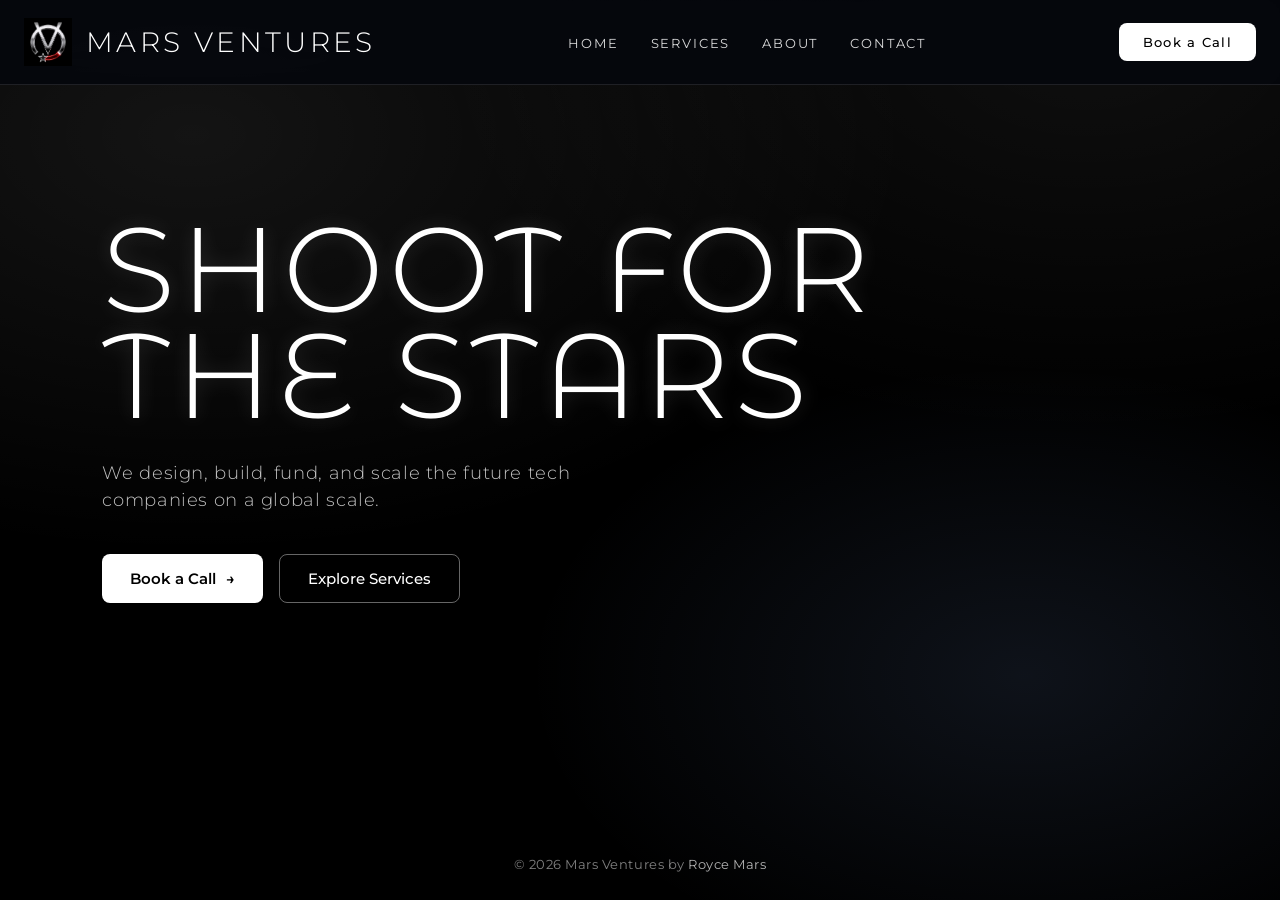
<file: index.html>
<!doctype html>
<html lang="en">

<head>
  <meta charset="utf-8" />
  <meta name="viewport" content="width=device-width,initial-scale=1" />
  <title>Mars Ventures</title>
  <meta name="description" content="Mars Ventures designs, builds, and scales the future of tech on a global scale." />

  <link rel="icon" type="image/png" href="/favicon-96x96.png" sizes="96x96" />
  <link rel="icon" type="image/svg+xml" href="/favicon.svg" />
  <link rel="shortcut icon" href="/favicon.ico" />
  <link rel="apple-touch-icon" sizes="180x180" href="/apple-touch-icon.png" />
  <meta name="apple-mobile-web-app-title" content="Mars" />
  <link rel="manifest" href="/site.webmanifest" />

  <link rel="preconnect" href="https://fonts.googleapis.com">
  <link rel="preconnect" href="https://fonts.gstatic.com" crossorigin>
  <link href="https://fonts.googleapis.com/css2?family=Science+Gothic:wght@300;400;600;800&family=Montserrat:wght@300;400;600&display=swap" rel="stylesheet">
  <link rel="stylesheet" href="assets/css/cursor.css">
  <link rel="stylesheet" href="assets/css/style.css">

  <link rel="preload" href="/assets/png/earth-horizon.png" as="image">
  <link rel="preload" href="/assets/png/stars.png" as="image">
  <link rel="preload" href="/assets/png/mars-league.png" as="image">
  <link rel="preload" href="/assets/png/nebula.png" as="image">
  <link rel="preload" href="/assets/png/mars-horizon.png" as="image">
</head>

<body>
  <div class="space-bg">
    <div class="bg-earth"></div>
    <div class="bg-mars-league"></div>
    <div class="bg-stars"></div>
    <div class="bg-mars-horizon"></div>
    <div class="bg-nebula"></div>
  </div>

  <main class="hero hero--home">
    <div class="stars" aria-hidden="true"></div>
    <div class="stars2" aria-hidden="true"></div>
    <div class="stars3" aria-hidden="true"></div>
    <div class="glow" aria-hidden="true"></div>

    <!-- ==================== MAIN NAV ==================== -->
    <nav class="main-nav">
      <div class="nav-container">
        <a href="index.html" class="logo">
          <img src="assets/png/logo.png" alt="Mars Ventures" />
          <span class="logo-text">Mars Ventures</span>
        </a>

        <ul class="nav-menu">
          <li><a href="index.html">Home</a></li>
          <li><a href="services.html">Services</a></li>
          <li><a href="about.html">About</a></li>
          <li><a href="contact.html">Contact</a></li>
        </ul>

        <a href="contact.html" class="cta-button-nav">Book a Call</a>
      </div>
    </nav>

    <!-- ==================== FULL-SCREEN IMMERSIVE HERO (SpaceX style) ==================== -->
    <section class="hero-fullscreen">
      <div class="hero-content-left">
        <h1 class="hero-headline">
          SHOOT FOR<br>
          THE STARS
        </h1>

        <p class="hero-subtext">
          We design, build, fund, and scale the future tech companies on a global scale.
        </p>

        <div class="hero-ctas">
          <a href="contact.html" class="cta-primary">
            Book a Call
            <span class="arrow">→</span>
          </a>
          <a href="services.html" class="cta-secondary">
            Explore Services
          </a>
        </div>
      </div>
    </section>

    <!-- Minimal footer at bottom of viewport -->
    <footer class="site-footer">
      © <span id="year"></span> Mars Ventures by <a href="https://roycemars.com">Royce Mars</a>
    </footer>
  </main>

  <script>
    document.getElementById("year").textContent = new Date().getFullYear();
  </script>

  <script defer src="assets/js/cursor.js"></script>

  <script>
    // Simple hamburger toggle
    document.querySelector('.main-nav').addEventListener('click', function (e) {
      if (e.target.tagName === 'A' || window.innerWidth > 768) return;
      this.classList.toggle('open');
    });
  </script>
</body>

</html>
</file>
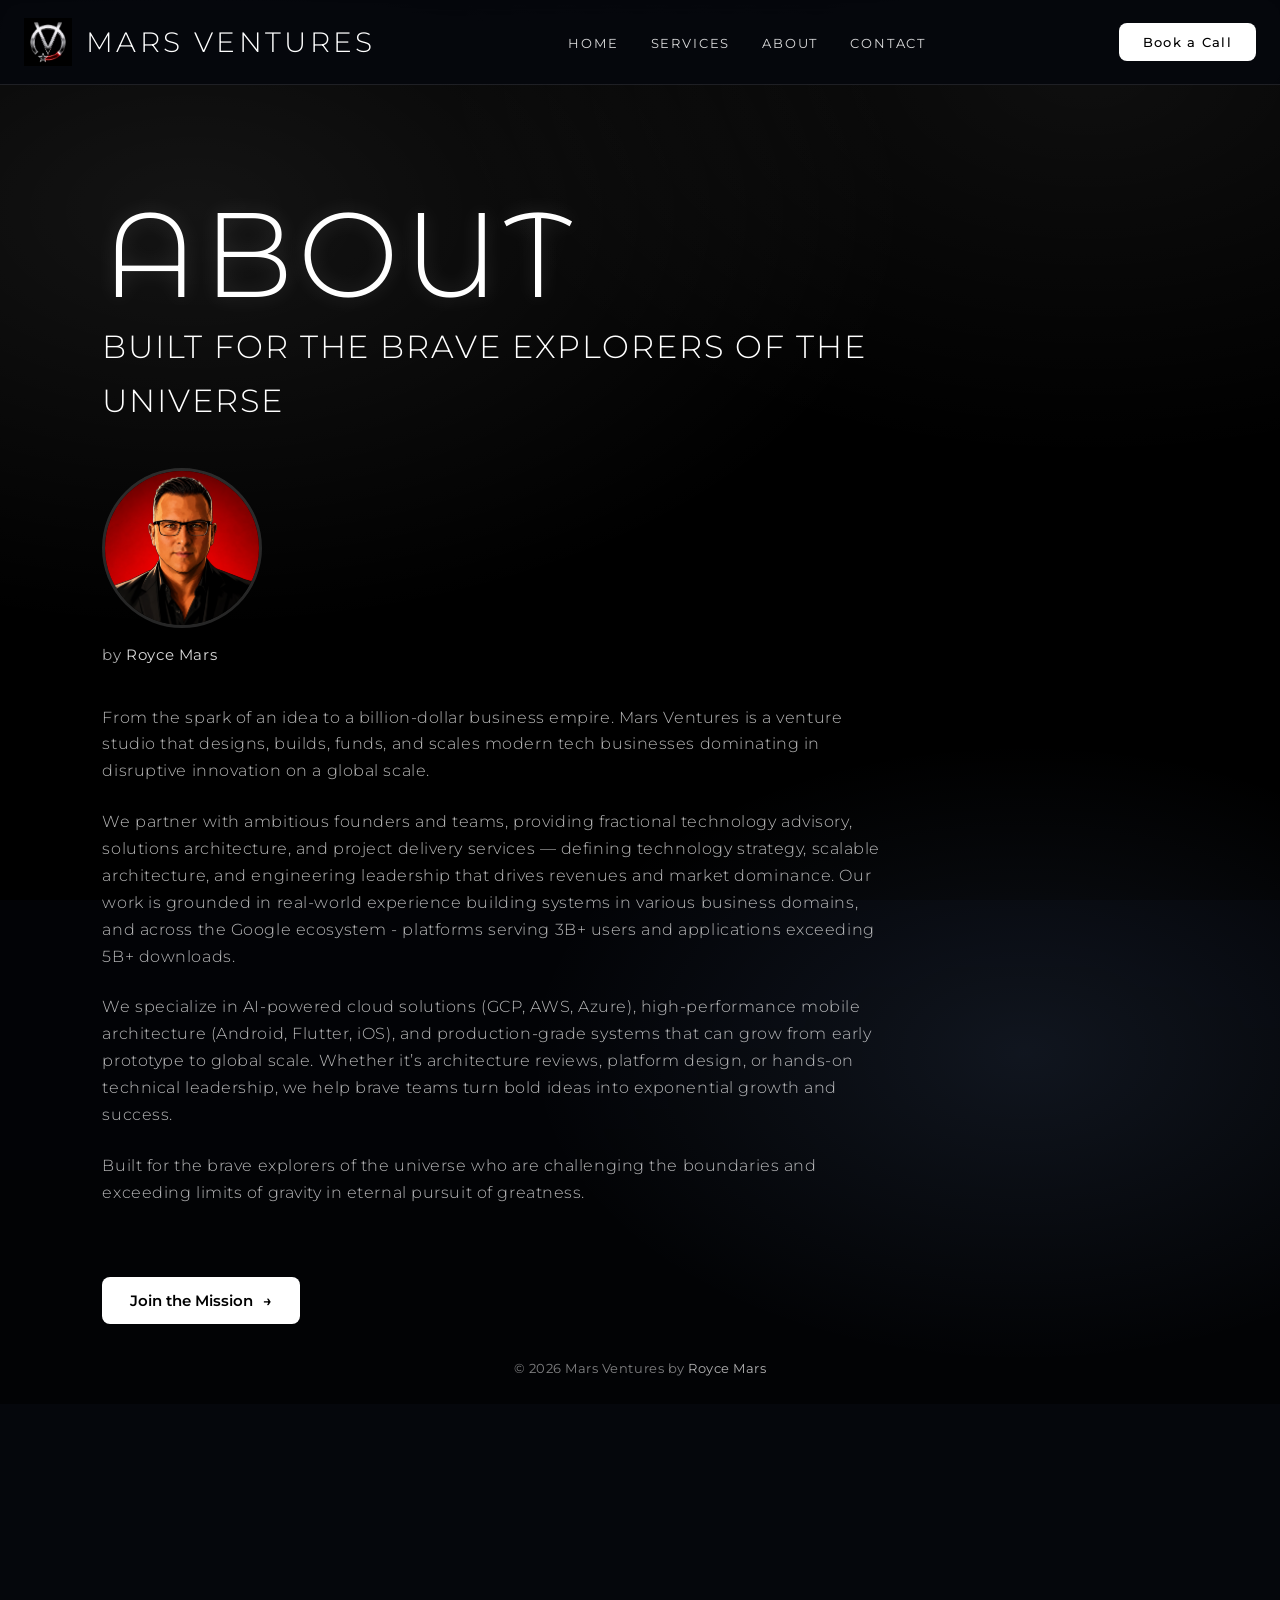
<file: about.html>
<!doctype html>
<html lang="en">

<head>
  <meta charset="utf-8" />
  <meta name="viewport" content="width=device-width,initial-scale=1" />
  <title>About • Mars Ventures</title>
  <meta name="description" content="Mars Ventures - Space Solutions Architecture | Building flight software, autonomous systems, and interplanetary platforms for the new space economy" />

  <link rel="icon" type="image/png" href="/favicon-96x96.png" sizes="96x96" />
  <link rel="icon" type="image/svg+xml" href="/favicon.svg" />
  <link rel="shortcut icon" href="/favicon.ico" />
  <link rel="apple-touch-icon" sizes="180x180" href="/apple-touch-icon.png" />
  <meta name="apple-mobile-web-app-title" content="Mars" />
  <link rel="manifest" href="/site.webmanifest" />

  <link rel="preconnect" href="https://fonts.googleapis.com">
  <link rel="preconnect" href="https://fonts.gstatic.com" crossorigin>
  <link href="https://fonts.googleapis.com/css2?family=Science+Gothic:wght@300;400;600;800&family=Montserrat:wght@200;300;400;500;600&display=swap" rel="stylesheet">

  <link rel="stylesheet" href="assets/css/cursor.css">
  <link rel="stylesheet" href="assets/css/style.css">

  <link rel="preload" href="/assets/png/royce-mars.png" as="image">
  <link rel="preload" href="/assets/png/earth-horizon.png" as="image">
  <link rel="preload" href="/assets/png/stars.png" as="image">
  <link rel="preload" href="/assets/png/mars-league.png" as="image">
  <link rel="preload" href="/assets/png/nebula.png" as="image">
  <link rel="preload" href="/assets/png/mars-horizon.png" as="image">
</head>

<body>
  <div class="space-bg">
    <div class="bg-earth"></div>
    <div class="bg-mars-league"></div>
    <div class="bg-stars"></div>
    <div class="bg-mars-horizon"></div>
    <div class="bg-nebula"></div>
  </div>

  <main class="hero hero--home">
    <div class="stars" aria-hidden="true"></div>
    <div class="stars2" aria-hidden="true"></div>
    <div class="stars3" aria-hidden="true"></div>
    <div class="glow" aria-hidden="true"></div>

    <!-- ==================== NAV ==================== -->
    <nav class="main-nav">
      <div class="nav-container">
        <a href="index.html" class="logo">
          <img src="assets/png/logo.png" alt="Mars Ventures" />
          <span class="logo-text">Mars Ventures</span>
        </a>

        <ul class="nav-menu">
          <li><a href="index.html">Home</a></li>
          <li><a href="services.html">Services</a></li>
          <li><a href="about.html">About</a></li>
          <li><a href="contact.html">Contact</a></li>
        </ul>

        <a href="contact.html" class="cta-button-nav">Book a Call</a>
      </div>
    </nav>

    <!-- ==================== ABOUT CONTENT ==================== -->
<section class="hero-fullscreen about-page">
  <div class="hero-content-left" style="max-width: 900px;">

    <h1 class="hero-headline">
      ABOUT
    </h1>

    <p class="section-title" style="margin-bottom: 50px;">
      Built for the Brave Explorers of the Universe
    </p>

    <!-- Founder -->
    <div class="founder-block">
      <img src="assets/png/royce-mars.png" alt="Royce Mars" class="founder-photo">
      <p class="founder-name">
        by <a href="https://roycemars.com" target="_blank">Royce Mars</a>
      </p>
    </div>

    <!-- Main text – short & realistic -->
    <div class="about-text">
      <p>
        From the spark of an idea to a billion-dollar business empire.  
        Mars Ventures is a venture studio that designs, builds, funds, and scales modern tech businesses dominating in disruptive innovation on a global scale.
      </p>

      <p>
        We partner with ambitious founders and teams, providing fractional technology advisory, solutions architecture, and project delivery services — defining technology strategy, scalable architecture, and engineering leadership that drives revenues and market dominance. Our work is grounded in real-world experience building systems in various business domains, and across the Google ecosystem - platforms serving 3B+ users and applications exceeding 5B+ downloads.
      </p>

      <p>
        We specialize in AI-powered cloud solutions (GCP, AWS, Azure), high-performance mobile architecture (Android, Flutter, iOS), and production-grade systems that can grow from early prototype to global scale. Whether it’s architecture reviews, platform design, or hands-on technical leadership, we help brave teams turn bold ideas into exponential growth and success.
      </p>

      <p>
        Built for the brave explorers of the universe who are challenging the boundaries and exceeding limits of gravity in eternal pursuit of greatness.
      </p>
    </div>

    <!-- CTA -->
    <div class="about-cta" style="margin-top: 50px;">
      <a href="contact.html" class="cta-primary">
        Join the Mission
        <span class="arrow">→</span>
      </a>
    </div>

  </div>
</section>

    <footer class="site-footer">
      © <span id="year"></span> Mars Ventures by <a href="https://roycemars.com">Royce Mars</a>
    </footer>
  </main>

  <script>
    document.getElementById("year").textContent = new Date().getFullYear();
  </script>

  <script>
    document.querySelector('.main-nav').addEventListener('click', function (e) {
      if (e.target.tagName === 'A' || window.innerWidth > 768) return;
      this.classList.toggle('open');
    });
  </script>

  <script src="assets/js/cursor.js" defer></script>
</body>

</html>
</file>
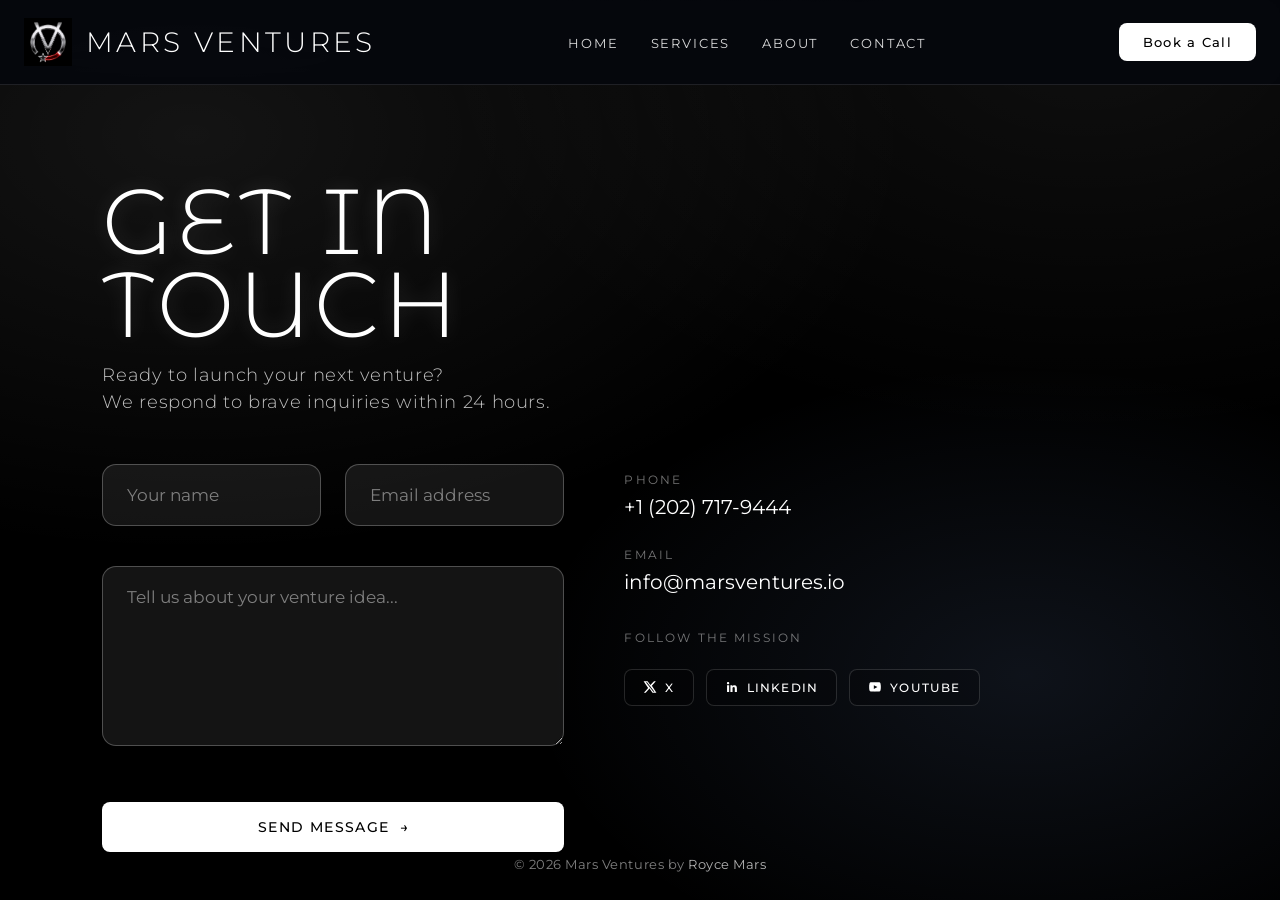
<file: contact.html>
<!doctype html>
<html lang="en">

<head>
  <meta charset="utf-8" />
  <meta name="viewport" content="width=device-width,initial-scale=1" />
  <title>Contact • Mars Ventures</title>
  <meta name="description" content="Get in touch with Mars Ventures — Fractional CTO, Mobile & Cloud Architecture, Venture Studio." />

  <link rel="icon" type="image/png" href="/favicon-96x96.png" sizes="96x96" />
  <link rel="icon" type="image/svg+xml" href="/favicon.svg" />
  <link rel="shortcut icon" href="/favicon.ico" />
  <link rel="apple-touch-icon" sizes="180x180" href="/apple-touch-icon.png" />
  <meta name="apple-mobile-web-app-title" content="Mars" />
  <link rel="manifest" href="/site.webmanifest" />

  <link rel="preconnect" href="https://fonts.googleapis.com">
  <link rel="preconnect" href="https://fonts.gstatic.com" crossorigin>
  <link href="https://fonts.googleapis.com/css2?family=Science+Gothic:wght@300;400;600;800&family=Montserrat:wght@200;300;400;500;600&display=swap" rel="stylesheet">

  <link rel="stylesheet" href="assets/css/cursor.css">
  <link rel="stylesheet" href="assets/css/style.css">

  <link rel="preload" href="/assets/png/earth-horizon.png" as="image">
  <link rel="preload" href="/assets/png/stars.png" as="image">
  <link rel="preload" href="/assets/png/mars-league.png" as="image">
  <link rel="preload" href="/assets/png/nebula.png" as="image">
  <link rel="preload" href="/assets/png/mars-horizon.png" as="image">
</head>

<body>
  <div class="space-bg">
    <div class="bg-earth"></div>
    <div class="bg-mars-league"></div>
    <div class="bg-stars"></div>
    <div class="bg-mars-horizon"></div>
    <div class="bg-nebula"></div>
  </div>

  <main class="hero hero--home">
    <div class="stars" aria-hidden="true"></div>
    <div class="stars2" aria-hidden="true"></div>
    <div class="stars3" aria-hidden="true"></div>
    <div class="glow" aria-hidden="true"></div>

    <!-- ==================== MAIN NAV ==================== -->
    <nav class="main-nav">
      <div class="nav-container">
        <a href="index.html" class="logo">
          <img src="assets/png/logo.png" alt="Mars Ventures" />
          <span class="logo-text">Mars Ventures</span>
        </a>

        <ul class="nav-menu">
          <li><a href="index.html">Home</a></li>
          <li><a href="services.html">Services</a></li>
          <li><a href="about.html">About</a></li>
          <li><a href="contact.html">Contact</a></li>
        </ul>

        <a href="contact.html" class="cta-button-nav">Book a Call</a>
      </div>
    </nav>

    <!-- ==================== CONTACT CONTENT ==================== -->
    <section class="hero-fullscreen contact-page">
      <div class="hero-content-left" style="max-width: 900px;">

        <h1 class="hero-headline" style="font-size: clamp(48px, 9vw, 92px);">
          GET IN<br>
          TOUCH
        </h1>

        <p class="hero-subtext" style="max-width: 520px; margin-bottom: 48px;">
          Ready to launch your next venture?<br>
          We respond to brave inquiries within 24 hours.
        </p>

        <!-- Form + Info Grid -->
        <div class="contact-grid">

          <!-- Contact Form -->
          <div class="form-wrapper">
            <form id="contactForm" action="https://formspree.io/f/xpqyazlg" method="POST" class="premium-form">

              <div class="input">
                <input type="text" name="name" placeholder="Your name" required>
              </div>

              <div class="input">
                <input type="email" name="email" placeholder="Email address" required>
              </div>

              <div class="input">
                <textarea name="message" rows="6" placeholder="Tell us about your venture idea..." required></textarea>
              </div>

              <button type="submit" class="cta-primary" style="width: 100%; margin-top: 8px;">
                Send Message
                <span class="arrow">→</span>
              </button>
            </form>

            <!-- Success message -->
            <div id="successMessage" style="display: none; text-align: left; margin-top: 28px; color: rgba(255,255,255,0.8); font-size: 16px; line-height: 1.5;">
              ✓ Thank you! Your message has been sent successfully.<br>
              We will get back to you within 24 hours.
            </div>
          </div>

          <!-- Contact Info -->
          <div class="contact-info">
            <div class="info-block">
              <span class="info-label">PHONE</span>
              <a href="tel:+12027179444" class="info-value">+1 (202) 717-9444</a>
            </div>

            <div class="info-block">
              <span class="info-label">EMAIL</span>
              <a href="mailto:info@marsventures.io" class="info-value">info@marsventures.io</a>
            </div>

            <div class="info-block" style="margin-top: 36px;">
              <span class="info-label">FOLLOW THE MISSION</span>
              <div class="social" style="justify-content: flex-start; gap: 12px; margin-top: 14px;">
                <a class="chip" href="https://x.com/marsventuresx" target="_blank">
                  <svg viewBox="0 0 24 24" aria-hidden="true">
                    <path d="M18.9 2H22l-6.8 7.8L23 22h-6.7l-5.2-7.3L4.6 22H1.5l7.3-8.4L1 2h6.9l4.7 6.6L18.9 2zm-1.2 18h1.8L6.9 3.8H5L17.7 20z" />
                  </svg>
                  <span>X</span>
                </a>
                <a class="chip" href="https://www.linkedin.com/company/marsventuresx/" target="_blank">
                  <svg viewBox="0 0 24 24" aria-hidden="true">
                    <path d="M20.4 20.4h-3.6v-5.6c0-1.3 0-3-1.8-3s-2.1 1.4-2.1 2.9v5.7H9.3V9h3.4v1.6h.1c.5-.9 1.7-1.8 3.4-1.8 3.6 0 4.2 2.3 4.2 5.4v6.2zM5.3 7.4c-1.1 0-2-.9-2-2s.9-2 2-2 2 .9 2 2-.9 2-2 2zM7.1 20.4H3.5V9h3.6v11.4z" />
                  </svg>
                  <span>LINKEDIN</span>
                </a>
                <a class="chip" href="https://www.youtube.com/@MarsVenturesX" target="_blank">
                  <svg viewBox="0 0 24 24" aria-hidden="true">
                    <path d="M21.6 7.2s-.2-1.6-.8-2.3c-.8-.8-1.7-.8-2.1-.9C15.8 3.8 12 3.8 12 3.8h0s-3.8 0-6.7.2c-.4.1-1.3.1-2.1.9-.6.7-.8 2.3-.8 2.3S2 9 2 10.8v2.3c0 1.8.4 3.6.4 3.6s.2 1.6.8 2.3c.8.8 1.9.8 2.4.9 1.7.2 6.4.2 6.4.2s3.8 0 6.7-.2c.4-.1 1.3-.1 2.1-.9.6-.7.8-2.3.8-2.3s.4-1.8.4-3.6v-2.3c0-1.8-.4-3.6-.4-3.6zM10 15.5V8.8l6.2 3.4L10 15.5z" />
                  </svg>
                  <span>YOUTUBE</span>
                </a>
              </div>
            </div>
          </div>

        </div>
      </div>
    </section>

    <!-- Footer -->
    <footer class="site-footer">
      © <span id="year"></span> Mars Ventures by <a href="https://roycemars.com">Royce Mars</a>
    </footer>
  </main>

  <script>
    document.getElementById("year").textContent = new Date().getFullYear();
  </script>

  <script>
    // AJAX Formspree submission
    document.getElementById("contactForm").addEventListener("submit", async function (e) {
      e.preventDefault();

      const form = e.target;
      const successMsg = document.getElementById("successMessage");
      const submitBtn = form.querySelector("button");

      const originalText = submitBtn.innerHTML;
      submitBtn.innerHTML = "Sending...";
      submitBtn.disabled = true;

      try {
        const response = await fetch(form.action, {
          method: "POST",
          body: new FormData(form),
          headers: { "Accept": "application/json" }
        });

        if (response.ok) {
          form.style.display = "none";
          successMsg.style.display = "block";
          form.reset();
        } else {
          alert("Something went wrong. Please try again.");
        }
      } catch (error) {
        alert("Network error. Please try again later.");
      }

      submitBtn.innerHTML = originalText;
      submitBtn.disabled = false;
    });
  </script>

  <script>
    // Simple hamburger toggle
    document.querySelector('.main-nav').addEventListener('click', function (e) {
      if (e.target.tagName === 'A' || window.innerWidth > 768) return;
      this.classList.toggle('open');
    });
  </script>

  <script src="assets/js/cursor.js" defer></script>
</body>

</html>
</file>
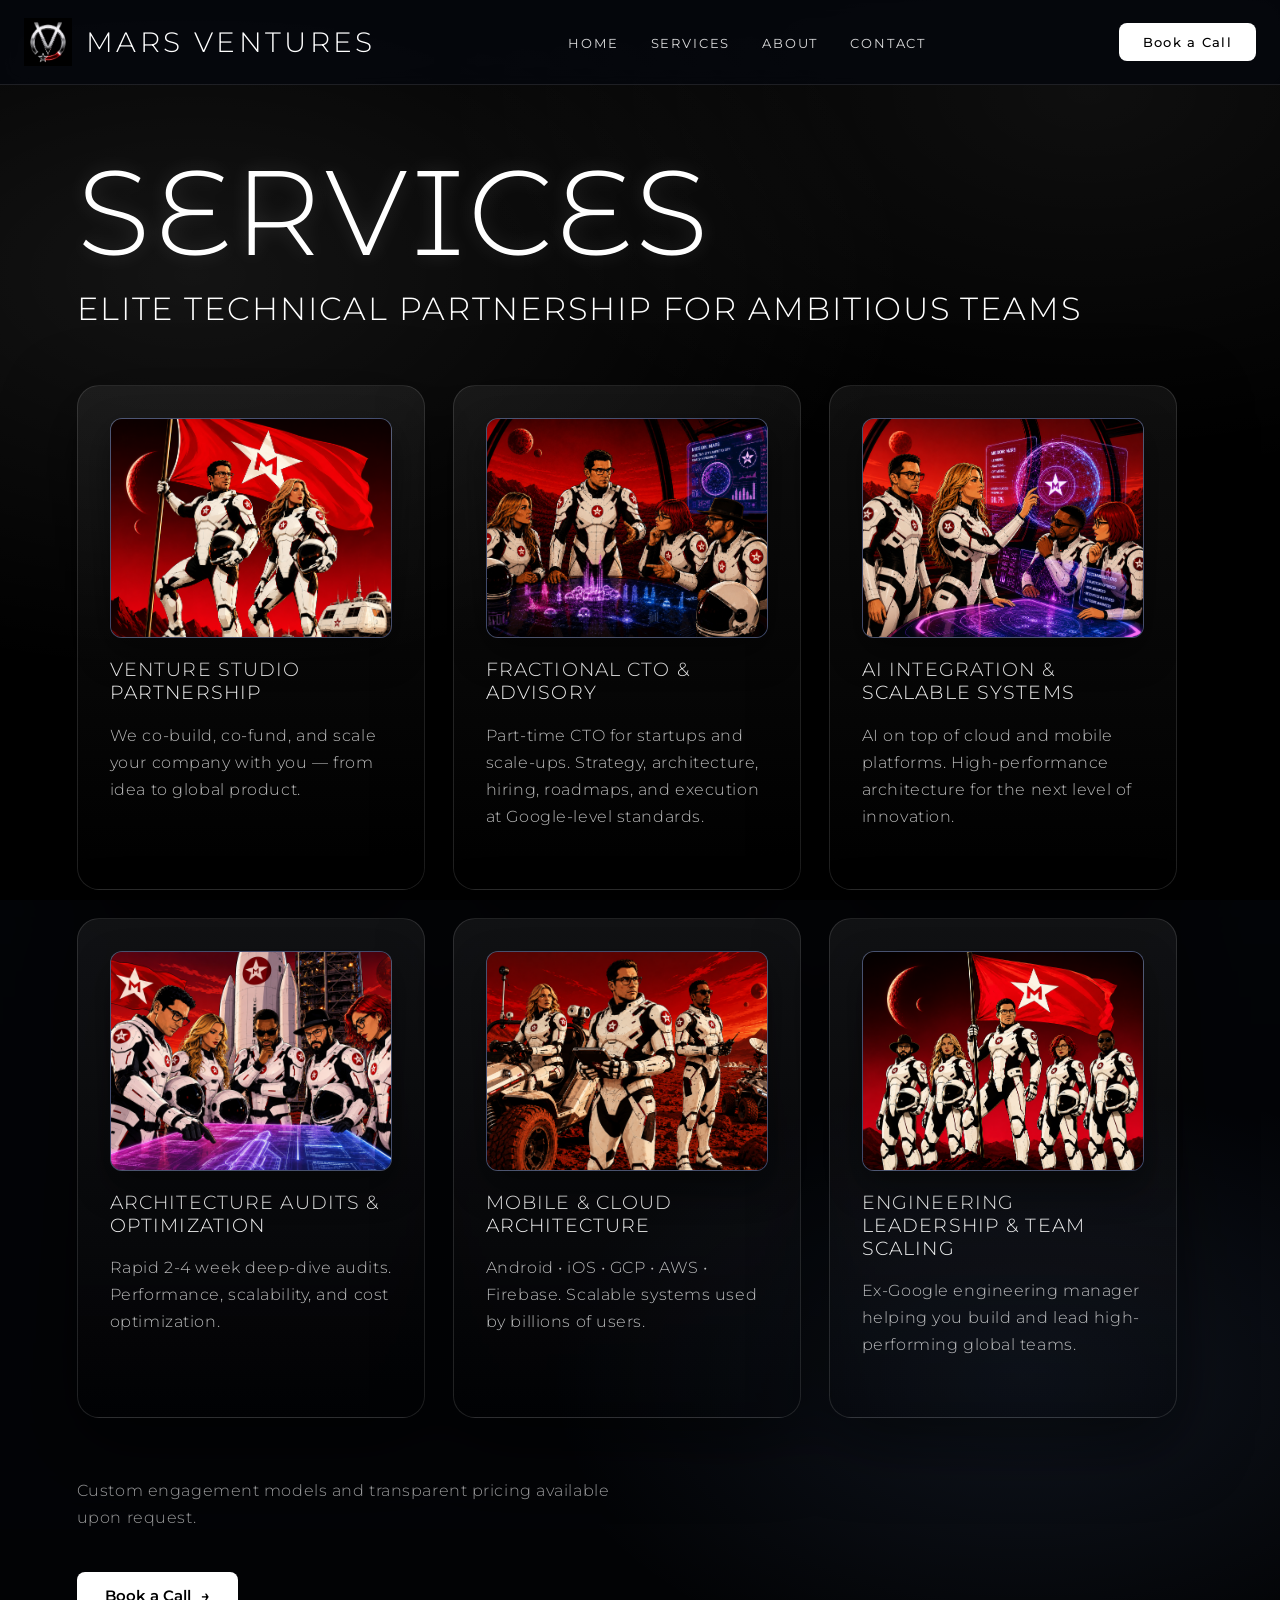
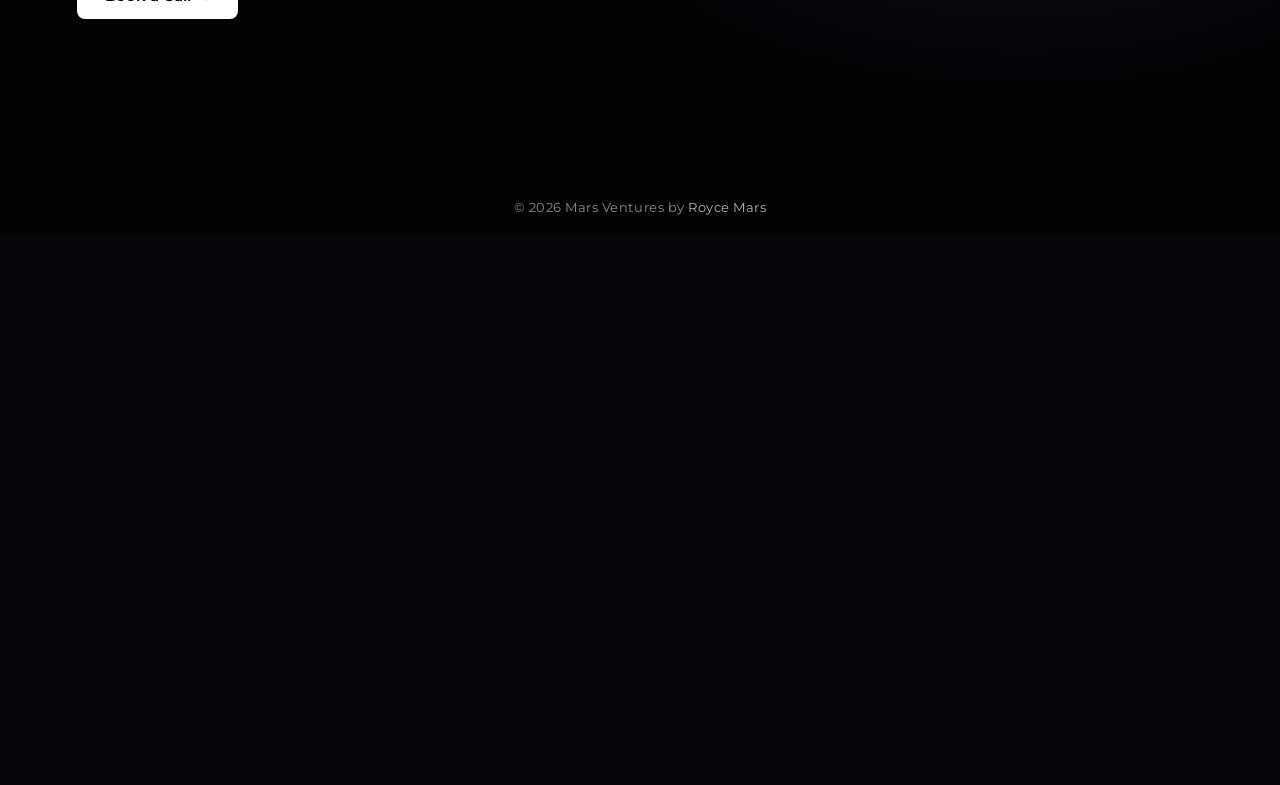
<file: services.html>
<!doctype html>
<html lang="en">

<head>
  <meta charset="utf-8" />
  <meta name="viewport" content="width=device-width,initial-scale=1" />
  <title>Services • Mars Ventures</title>
  <meta name="description" content="Elite technical services: Fractional CTO, Mobile & Cloud Architecture, Venture Studio Partnership." />

  <link rel="icon" type="image/png" href="/favicon-96x96.png" sizes="96x96" />
  <link rel="icon" type="image/svg+xml" href="/favicon.svg" />
  <link rel="shortcut icon" href="/favicon.ico" />
  <link rel="apple-touch-icon" sizes="180x180" href="/apple-touch-icon.png" />
  <meta name="apple-mobile-web-app-title" content="Mars" />
  <link rel="manifest" href="/site.webmanifest" />

  <link rel="preconnect" href="https://fonts.googleapis.com">
  <link rel="preconnect" href="https://fonts.gstatic.com" crossorigin>
  <link href="https://fonts.googleapis.com/css2?family=Science+Gothic:wght@300;400;600;800&family=Montserrat:wght@200;300;400;500;600&display=swap" rel="stylesheet">

  <link rel="stylesheet" href="assets/css/cursor.css">
  <link rel="stylesheet" href="assets/css/style.css">

  <link rel="preload" href="/assets/png/earth-horizon.png" as="image">
  <link rel="preload" href="/assets/png/stars.png" as="image">
  <link rel="preload" href="/assets/png/mars-league.png" as="image">
  <link rel="preload" href="/assets/png/nebula.png" as="image">
  <link rel="preload" href="/assets/png/mars-horizon.png" as="image">
</head>

<body>
  <div class="space-bg">
    <div class="bg-earth"></div>
    <div class="bg-mars-league"></div>
    <div class="bg-stars"></div>
    <div class="bg-mars-horizon"></div>
    <div class="bg-nebula"></div>
  </div>

  <main class="hero hero--home">
    <div class="stars" aria-hidden="true"></div>
    <div class="stars2" aria-hidden="true"></div>
    <div class="stars3" aria-hidden="true"></div>
    <div class="glow" aria-hidden="true"></div>

    <!-- ==================== NAV ==================== -->
    <nav class="main-nav">
      <div class="nav-container">
        <a href="index.html" class="logo">
          <img src="assets/png/logo.png" alt="Mars Ventures" />
          <span class="logo-text">Mars Ventures</span>
        </a>

        <ul class="nav-menu">
          <li><a href="index.html">Home</a></li>
          <li><a href="services.html">Services</a></li>
          <li><a href="about.html">About</a></li>
          <li><a href="contact.html">Contact</a></li>
        </ul>

        <a href="contact.html" class="cta-button-nav">Book a Call</a>
      </div>
    </nav>

    <!-- ==================== SERVICES CONTENT ==================== -->
    <section class="hero-fullscreen services-page">
      <div class="hero-content-left" style="max-width: 1100px;">

        <h1 class="hero-headline">
          SERVICES
        </h1>

        <p class="section-title" style="margin-bottom: 60px;">
          Elite technical partnership for ambitious teams
        </p>

        <!-- Services Grid -->
        <div class="services-grid">

          <div class="premium-card">
            <div class="service-picture">
              <img src="assets/png/service-venture-studio.png" alt="Venture Studio Partnership">
            </div>
            <h3>Venture Studio Partnership</h3>
            <p>We co-build, co-fund, and scale your company with you — from idea to global product.</p>
          </div>

          <div class="premium-card">
            <div class="service-picture">
              <img src="assets/png/service-fractional-cto.png" alt="Fractional CTO">
            </div>
            <h3>Fractional CTO & Advisory</h3>
            <p>Part-time CTO for startups and scale-ups. Strategy, architecture, hiring, roadmaps, and execution at Google-level standards.</p>
          </div>

          <div class="premium-card">
            <div class="service-picture">
              <img src="assets/png/service-ai-systems.png" alt="AI Integration">
            </div>
            <h3>AI Integration & Scalable Systems</h3>
            <p>AI on top of cloud and mobile platforms. High-performance architecture for the next level of innovation.</p>
          </div>

          <div class="premium-card">
            <div class="service-picture">
              <img src="assets/png/service-audit.png" alt="Architecture Audits">
            </div>
            <h3>Architecture Audits & Optimization</h3>
            <p>Rapid 2-4 week deep-dive audits. Performance, scalability, and cost optimization.</p>
          </div>

          <div class="premium-card">
            <div class="service-picture">
              <img src="assets/png/service-mobile-cloud.png" alt="Mobile & Cloud">
            </div>
            <h3>Mobile & Cloud Architecture</h3>
            <p>Android • iOS • GCP • AWS • Firebase. Scalable systems used by billions of users.</p>
          </div>

          <div class="premium-card">
            <div class="service-picture">
              <img src="assets/png/service-leadership.png" alt="Engineering Leadership">
            </div>
            <h3>Engineering Leadership & Team Scaling</h3>
            <p>Ex-Google engineering manager helping you build and lead high-performing global teams.</p>
          </div>

        </div>

        <p class="services-note">
          Custom engagement models and transparent pricing available upon request.
        </p>

        <div class="services-cta">
          <a href="contact.html" class="cta-primary">
            Book a Call
            <span class="arrow">→</span>
          </a>
        </div>

      </div>
    </section>

    <footer class="site-footer">
      © <span id="year"></span> Mars Ventures by <a href="https://roycemars.com">Royce Mars</a>
    </footer>
  </main>

  <script>
    document.getElementById("year").textContent = new Date().getFullYear();
  </script>

  <script>
    document.querySelector('.main-nav').addEventListener('click', function (e) {
      if (e.target.tagName === 'A' || window.innerWidth > 768) return;
      this.classList.toggle('open');
    });
  </script>

  <script src="assets/js/cursor.js" defer></script>
</body>

</html>
</file>
<file: assets/css/cursor.css>
/* Floating, pulsing cursor dot */
.cursor-dot { opacity: 0; }

:root{
  --cursor-size: 10px;
  --cursor-hover-scale: 1.8;     /* how much bigger over links */
  --cursor-down-scale: 0.8;      /* click feedback */
  --cursor-color: 255,0,48;    /* red */
  --cursor-ring-opacity: 0.35;
  --cursor-dot-opacity: 0.92;
  --cursor-z: 2147483647;
}

@media (hover: none), (pointer: coarse) {
  /* Don’t show fake cursor on touch */
  .cursor-dot{ display: none !important; }
}

@media (prefers-reduced-motion: reduce) {
  .cursor-dot::after { animation: none !important; }
}

.cursor-dot{
  position: fixed;
  top: 0; left: 0;
  width: var(--cursor-size);
  height: var(--cursor-size);
  border-radius: 9999px;
  pointer-events: none;
  z-index: var(--cursor-z);
  background: rgba(var(--cursor-color), var(--cursor-dot-opacity));
  box-shadow: 0 0 12px rgba(var(--cursor-color), 0.35);
  transform: translate(-50%, -50%);
  will-change: transform, width, height, opacity;
  /*mix-blend-mode: difference; /* nice glow on light/dark UIs */
}

.cursor-dot::after{
  content: "";
  position: absolute;
  inset: -6px;
  border-radius: inherit;
  border: 2px solid rgba(var(--cursor-color), var(--cursor-ring-opacity));
  animation: cursor-pulse 1.6s ease-out infinite;
}

.cursor-dot.is-hover{
  width: calc(var(--cursor-size) * var(--cursor-hover-scale));
  height: calc(var(--cursor-size) * var(--cursor-hover-scale));
}

.cursor-dot.is-down{
  width: calc(var(--cursor-size) * var(--cursor-down-scale));
  height: calc(var(--cursor-size) * var(--cursor-down-scale));
}

@keyframes cursor-pulse{
  0%   { transform: scale(1);   opacity: 0.6; }
  60%  { transform: scale(2.1); opacity: 0; }
  100% { transform: scale(2.1); opacity: 0; }
}
</file>
<file: assets/css/style.css>
body {
  margin: 0;
  color: var(--text);
  background: #05070c;
}

/* ====================== PREMIUM INFINITE CYCLING SPACE BACKGROUND ====================== */
.space-bg {
  position: fixed;
  inset: 0;
  z-index: -1;
  overflow: hidden;
  background: #000;
}

/* Base styles */
.bg-earth,
.bg-nebula,
.bg-stars,
.bg-mars-league,
.bg-mars-horizon {
  position: absolute;
  inset: 0;
  background-size: cover;
  background-position: center;
  opacity: 0;
}

/* ====================== MOVEMENT ANIMATIONS ====================== */
@keyframes driftLeft {
  0% {
    background-position: 0% 50%;
  }

  100% {
    background-position: 100% 50%;
  }
}

@keyframes driftUp {
  0%   { background-position: 50% 130%; }
  100% { background-position: 50% -30%; }
}

@keyframes driftDown {
  0%   { background-position: 50% -30%; }
  100% { background-position: 50% 130%; }
}

@keyframes zoomIn {
  from {
    transform: scale(1.0);
  }

  to {
    transform: scale(1.32);
  }

  /* Subtle, elegant zoom */
}

/* ====================== MOBILE RESPONSIVE BACKGROUND FIX ====================== */
@media (max-width: 768px) {

  .bg-earth,
  .bg-nebula,
  .bg-stars {
    background-size: cover !important;
    /* This preserves original image proportions */
  }

  /* Slightly faster but still luxurious drift on mobile (movement remains visible) */
  .bg-earth {
    animation:
      cycleEarth 48s linear infinite,
      driftLeft 130s linear infinite;
  }

  .bg-nebula {
    animation:
      cycleNebula 48s linear infinite,
      driftUp 75s linear infinite;
  }

  .bg-stars {
    animation:
      cycleStars 48s linear infinite,
      zoomIn 55s linear infinite;
  }
}

:root {
  --font-headline: "Montserrat", sans-serif;
  --font-body: "Montserrat", sans-serif;
  --text: rgba(255, 255, 255, .94);
  --muted: rgba(255, 255, 255, .72);
  --line: rgba(255, 255, 255, .22);
  --glass: rgba(255, 255, 255, .06);
  --glass2: rgba(0, 0, 0, .28);
  --shadow: 0 22px 70px rgba(0, 0, 0, .55);
  --radius: 14px;
}

body {
  font-family: var(--font-body);
}

.brandline {
  font-weight: 400;
  letter-spacing: 0.22em;
  font-size: 13px;
  opacity: 0.9;
}

* {
  box-sizing: border-box;
}

html,
body {
  height: 100%;
}

body {
  margin: 0;
  color: var(--text);
  background: #05070c;
  overflow-y: auto;
  overflow-x: hidden;
}

/* ====================== HERO - HOME / LANDING PAGE (Perfectly Centered) ====================== */
.hero--home {
  position: relative;
  height: 100vh;
  display: flex;
  align-items: center;
  justify-content: center;
  padding: 100px 18px 60px;
  background:
    radial-gradient(1200px 700px at 15% 15%, rgba(255, 255, 255, .08), transparent 60%),
    radial-gradient(1000px 600px at 85% 5%, rgba(255, 255, 255, .06), transparent 65%),
    radial-gradient(800px 500px at 80% 75%, rgba(140, 180, 255, .10), transparent 62%),
    linear-gradient(180deg, rgba(0, 0, 0, .28), rgba(0, 0, 0, .55));
  overflow: hidden;
}

/* ====================== HERO - SCROLLABLE PAGES ====================== */
.hero--page {
  position: relative;
  min-height: 100vh;
  display: block;
  padding: 130px 18px 100px;
  background:
    radial-gradient(1200px 700px at 15% 15%, rgba(255, 255, 255, .08), transparent 60%),
    radial-gradient(1000px 600px at 85% 5%, rgba(255, 255, 255, .06), transparent 65%),
    radial-gradient(800px 500px at 80% 75%, rgba(140, 180, 255, .10), transparent 62%),
    linear-gradient(180deg, rgba(0, 0, 0, .28), rgba(0, 0, 0, .55));
}


/* Animated star layers */
.stars,
.stars2,
.stars3 {
  position: absolute;
  inset: -30%;
  background-repeat: repeat;
  pointer-events: none;
  opacity: .6;
  animation: drift 80s linear infinite;
  transform: translateZ(0);
  mix-blend-mode: screen;
}

.stars {
  background-image:
    radial-gradient(1px 1px at 10% 20%, rgba(255, 255, 255, .85) 50%, transparent 52%),
    radial-gradient(1px 1px at 30% 70%, rgba(255, 255, 255, .65) 50%, transparent 52%),
    radial-gradient(1px 1px at 55% 35%, rgba(255, 255, 255, .75) 50%, transparent 52%),
    radial-gradient(1px 1px at 75% 80%, rgba(255, 255, 255, .70) 50%, transparent 52%),
    radial-gradient(1px 1px at 90% 30%, rgba(255, 255, 255, .55) 50%, transparent 52%);
  background-size: 260px 260px;
  filter: blur(.15px);
}

.stars2 {
  opacity: .35;
  animation-duration: 130s;
  background-image:
    radial-gradient(1px 1px at 20% 10%, rgba(255, 255, 255, .55) 50%, transparent 52%),
    radial-gradient(1px 1px at 45% 60%, rgba(255, 255, 255, .45) 50%, transparent 52%),
    radial-gradient(1px 1px at 65% 25%, rgba(255, 255, 255, .50) 50%, transparent 52%),
    radial-gradient(1px 1px at 85% 55%, rgba(255, 255, 255, .40) 50%, transparent 52%);
  background-size: 420px 420px;
  filter: blur(.25px);
}

.stars3 {
  opacity: .20;
  animation-duration: 180s;
  background-image:
    radial-gradient(1px 1px at 12% 72%, rgba(255, 255, 255, .40) 50%, transparent 52%),
    radial-gradient(1px 1px at 52% 12%, rgba(255, 255, 255, .35) 50%, transparent 52%),
    radial-gradient(1px 1px at 92% 88%, rgba(255, 255, 255, .30) 50%, transparent 52%);
  background-size: 600px 600px;
  filter: blur(.35px);
}

@keyframes drift {
  from {
    transform: translate3d(0, 0, 0);
  }

  to {
    transform: translate3d(180px, 140px, 0);
  }
}

/* Card */
.card {
  position: relative;
  width: min(980px, 100%);
  padding: 38px 26px 26px;
  border-radius: 22px;
  background: linear-gradient(180deg, rgba(255, 255, 255, .06), rgba(0, 0, 0, .26));
  border: 1px solid rgba(255, 255, 255, .12);
  box-shadow: var(--shadow);
  backdrop-filter: blur(10px);
  text-align: center;

  /* Apple-style reveal */
  opacity: 0;
  transform: translateY(10px);
  animation: reveal .9s ease-out forwards;
}

@keyframes reveal {
  to {
    opacity: 1;
    transform: translateY(0);
  }
}

.brandline {
  display: flex;
  align-items: center;
  justify-content: center;
  gap: 12px;
  margin-bottom: 16px;
  opacity: .9;
  letter-spacing: .18em;
  text-transform: uppercase;
  font-weight: 600;
  font-size: 12px;
}

.brandline .dot {
  width: 6px;
  height: 6px;
  border-radius: 999px;
  background: rgba(255, 255, 255, .55);
  box-shadow: 0 0 16px rgba(255, 255, 255, .35);
}

/* H1 – Large, very elegant (matches resume title style) */
h1 {
  font-weight: 300;
  font-size: clamp(42px, 5.8vw, 72px);
  line-height: 1.05;
  letter-spacing: 0.085em;
  /* Wide, premium spacing */
  text-transform: uppercase;
  margin: 0 0 14px;
  text-shadow: 0 0 20px rgba(255, 255, 255, .15);
}

/* H2 / H3 – Still light and refined */
h2,
h3 {
  font-weight: 300;
  letter-spacing: 0.06em;
  text-transform: uppercase;
}

.subtitle,
p {
  font-family: var(--body-font);
  font-weight: 300;
  letter-spacing: 0.035em;
  line-height: 1.68;
  font-size: clamp(16px, 1.1vw, 19px);
  margin: 0 auto 26px;
  max-width: 56ch;
  color: var(--muted);
}

/* Form */
.form {
  width: min(760px, 100%);
  margin: 0 auto;
  display: grid;
  grid-template-columns: 1fr auto;
  gap: 12px;
  align-items: center;
}

.input {
  font-family: var(--body-font);
  position: relative;
}

input[type="email"] {
  width: 100%;
  padding: 14px 14px 14px 14px;
  border-radius: var(--radius);
  border: 1px solid var(--line);
  background: rgba(255, 255, 255, .06);
  color: var(--text);
  outline: none;
  font-size: 14px;
  font-family: ui-sans-serif, system-ui, -apple-system, Segoe UI, Roboto, Arial, sans-serif;
  transition: border-color .2s ease, background .2s ease, box-shadow .2s ease;
}

input::placeholder {
  color: rgba(255, 255, 255, .45);
}

input:focus {
  border-color: rgba(255, 255, 255, .38);
  background: rgba(255, 255, 255, .08);
  box-shadow: 0 0 0 6px rgba(120, 160, 255, .10);
}

button {
  padding: 14px 20px;
  border-radius: var(--radius);
  border: 1px solid rgba(255, 255, 255, .24);
  background: linear-gradient(180deg, rgba(255, 255, 255, .14), rgba(255, 255, 255, .06));
  color: var(--text);
  cursor: pointer;
  font-weight: 800;
  letter-spacing: .18em;
  text-transform: uppercase;
  transition: transform .08s ease, background .2s ease, box-shadow .2s ease, border-color .2s ease;
  min-width: 148px;
}

button:hover {
  border-color: rgba(255, 255, 255, .38);
  box-shadow: 0 16px 40px rgba(0, 0, 0, .35), 0 0 30px rgba(120, 160, 255, .14);
  transform: translateY(-1px);
}

button:active {
  transform: translateY(0px);
}

.fineprint,
.footer,
.chip {
  font-weight: 300;
  letter-spacing: 0.04em;
  font-size: 13px;
  margin-top: 10px;
  color: rgba(255, 255, 255, .55);
}

/* Social */
.social {
  margin-top: 20px;
  display: flex;
  justify-content: center;
  gap: 12px;
  flex-wrap: wrap;
}

.chip {
  display: inline-flex;
  align-items: center;
  gap: 10px;
  padding: 10px 12px;
  border-radius: 999px;
  border: 1px solid rgba(255, 255, 255, .14);
  background: rgba(0, 0, 0, .20);
  text-decoration: none;
  color: rgba(255, 255, 255, .85);
  font-size: 12px;
  letter-spacing: .10em;
  text-transform: uppercase;
  transition: background .2s ease, border-color .2s ease, transform .08s ease;
}

.chip:hover {
  background: rgba(255, 255, 255, .08);
  border-color: rgba(255, 255, 255, .24);
  transform: translateY(-1px);
}

.chip svg {
  width: 16px;
  height: 16px;
  fill: rgba(255, 255, 255, .82);
}

/* Footer micro */
.footer {
  margin-top: 18px;
  opacity: .55;
  font-size: 11px;
  letter-spacing: .08em;
  text-transform: uppercase;
  font-family: var(--body-font);
}

.footer a {
  color: inherit;
  text-decoration: none;
}

.footer a:hover {
  text-decoration: underline;
}

/* Mobile */
@media (max-width: 620px) {
  .form {
    grid-template-columns: 1fr;
  }

  button {
    width: 100%;
    min-width: auto;
  }

  h1 {
    font-size: clamp(42px, 5.8vw, 72px);
    letter-spacing: .16em;
  }

  .card {
    padding: 30px 18px 20px;
  }
}

/* Reduce motion accessibility */
@media (prefers-reduced-motion: reduce) {

  .stars,
  .stars2,
  .stars3,
  .glow {
    animation: none !important;
  }

  .card {
    animation: none !important;
    opacity: 1;
    transform: none;
  }
}

/* ====================== SHARED NAVIGATION ====================== */
.main-nav {
  position: fixed;
  top: 0;
  left: 0;
  right: 0;
  z-index: 1000;
  background: rgba(5, 7, 12, 0.92);
  backdrop-filter: blur(12px);
  border-bottom: 1px solid rgba(255, 255, 255, 0.1);
}

.nav-container {
  max-width: 1280px;
  margin: 0 auto;
  padding: 18px 24px;
  display: flex;
  align-items: center;
  justify-content: space-between;
}

.logo {
  font-family: var(--font-headline);
  font-size: 28px;
  font-weight: 300;
  letter-spacing: 0.08em;
  color: white;


  display: flex;
  align-items: center;
  gap: 14px;
  text-decoration: none;
  color: white;
  transition: transform 0.3s ease;
}

.logo:hover {
  transform: scale(1.05);
}

.logo img {
  height: 100%;
  width: auto;
  max-height: 48px;
  display: block;
  object-fit: contain;
  /* Keeps proportions perfect */
}

.logo-text {
  font-family: var(--font-headline);
  font-size: 26px;
  font-weight: 300;
  /* Light & premium */
  letter-spacing: 0.08em;
  text-transform: uppercase;
  white-space: nowrap;
  line-height: 1;
}

.nav-menu {
  display: flex;
  gap: 32px;
  list-style: none;
  margin: 0;
  padding: 0;
}

.nav-menu a {
  color: var(--text);
  text-decoration: none;
  font-weight: 500;
  font-size: 15px;
  transition: color 0.3s;
}

.nav-menu a:hover {
  color: #a0b8ff;
}

.cta-button, .cta-button-nav {
  background: linear-gradient(90deg, #a0b8ff, #7b9eff);
  color: #000;
  padding: 12px 28px;
  border-radius: 9999px;
  font-weight: 700;
  font-size: 14px;
  letter-spacing: 0.05em;
  text-decoration: none;
  transition: all 0.3s;
}

.cta-button:hover, .cta-button-nav:hover {
  transform: translateY(-2px);
  box-shadow: 0 10px 25px rgba(160, 184, 255, 0.4);
}

/* Premium cards for Services / About pages */
.premium-card {
  background: linear-gradient(180deg, rgba(255, 255, 255, .06), rgba(0, 0, 0, .26));
  border: 1px solid rgba(255, 255, 255, .12);
  border-radius: 22px;
  padding: 32px;
  box-shadow: var(--shadow);
  transition: all 0.4s ease;
}

.premium-card:hover {
  transform: translateY(-8px);
  border-color: rgba(160, 184, 255, 0.4);
}

/* ====================== PREVENT OVERSROLL & NAKED BACKGROUND ====================== */
html,
body {
  overscroll-behavior-y: contain;
  /* Stops extra scrolling at top/bottom */
  overscroll-behavior-x: none;
}

/* Make sure the dark overlay stays fixed */
.hero--page {
  background: none;
  /* Remove the moving overlay from hero */
}

/* ====================== PREMIUM FORM INPUTS (Unified Style) ====================== */
.premium-form .input input,
.premium-form .input textarea {
  width: 100%;
  padding: 20px 24px;
  font-size: 17px;
  background: rgba(255, 255, 255, 0.08);
  border: 1px solid rgba(255, 255, 255, 0.25);
  border-radius: var(--radius);
  color: var(--text);
  font-family: var(--font-body);
  transition: all 0.4s ease;
  resize: vertical;
}

.premium-form .input textarea {
  min-height: 260px;
  /* Big, spacious textarea */
}

.premium-form .input input:focus,
.premium-form .input textarea:focus {
  outline: none;
  border-color: #a0b8ff;
  background: rgba(255, 255, 255, 0.12);
  box-shadow: 0 0 0 4px rgba(160, 184, 255, 0.15);
  transform: translateY(-1px);
}

/* Placeholder styling */
.premium-form .input input::placeholder,
.premium-form .input textarea::placeholder {
  color: rgba(255, 255, 255, .45);
}

/* ====================== SELECTED LAYERS - FASTER SEQUENTIAL TIMING (90s cycle) ====================== */

.bg-earth,
.bg-mars-league,
.bg-stars,
.bg-mars-horizon,
.bg-nebula {
  position: absolute;
  inset: 0;
  background-size: cover;
  background-position: center;
  opacity: 0;
}

/* 1. Earth */
.bg-earth {
  background-image: url('../png/earth-horizon.png');
  animation: cycle1 90s linear infinite,
             driftLeft 75s linear infinite;
}

/* 2. Mars League - FASTER upward movement */
.bg-mars-league {
  background-image: url('../png/mars-league.png');
  animation: cycle2 90s linear infinite,
             driftUp 65s linear infinite;     /* Faster upward drift */
}

/* 3. Stars */
.bg-stars {
  background-image: url('../png/stars.png');
  animation: cycle3 90s linear infinite,
             zoomIn 55s linear infinite;
}

/* 4. Mars Horizon */
.bg-mars-horizon {
  background-image: url('../png/mars-horizon.png');
  animation: cycle4 90s linear infinite,
             driftLeft 90s linear infinite;
}

/* 5. Nebula */
.bg-nebula {
  background-image: url('../png/nebula.png');
  animation: cycle5 90s linear infinite,
             driftDown 65s linear infinite;
}

/* ====================== SEQUENTIAL CYCLE KEYFRAMES (90s total - Premium Pace) ====================== */

@keyframes cycle1 {   /* Earth */
  0%    { opacity: 0; }
  4%    { opacity: 0.88; }
  18%   { opacity: 0.88; }
  23%   { opacity: 0; }
  100%  { opacity: 0; }
}

@keyframes cycle2 {   /* Mars League */
  0%    { opacity: 0; }
  20%   { opacity: 0; }
  24%   { opacity: 0.78; }
  38%   { opacity: 0.78; }
  43%   { opacity: 0; }
  100%  { opacity: 0; }
}

@keyframes cycle3 {   /* Stars */
  0%    { opacity: 0; }
  38%   { opacity: 0; }
  42%   { opacity: 0.85; }
  56%   { opacity: 0.85; }
  61%   { opacity: 0; }
  100%  { opacity: 0; }
}

@keyframes cycle4 {   /* Mars Horizon */
  0%    { opacity: 0; }
  56%   { opacity: 0; }
  60%   { opacity: 0.80; }
  74%   { opacity: 0.80; }
  79%   { opacity: 0; }
  100%  { opacity: 0; }
}

@keyframes cycle5 {   /* Nebula */
  0%    { opacity: 0; }
  74%   { opacity: 0; }
  78%   { opacity: 0.68; }
  88%   { opacity: 0.68; }
  93%   { opacity: 0; }
  100%  { opacity: 0; }
}

/* ====================== FIX: MARS LEAGUE MOVEMENT ====================== */
.bg-mars-league {
  background-size: 160% 160% !important;        /* Much larger for visible movement */
  animation: 
    cycle2 90s linear infinite,
    driftDown 55s linear infinite !important;     /* Faster and stronger upward drift */
}

/* ====================== MOBILE RESPONSIVE FIXES ====================== */

/* Make form stack nicely on mobile */
@media (max-width: 768px) {
  .premium-form {
    display: block !important;           /* Override grid on mobile */
  }

  .premium-form > div[style*="grid-template-columns"] {
    display: block !important;
    gap: 0 !important;
  }

  .premium-form .input {
    margin-bottom: 24px;
  }

  .premium-form textarea {
    min-height: 220px;
  }

  .premium-form button {
    margin-top: 30px;
  }

  /* Contact info section */
  .hero--page .card > div[style*="grid-template-columns"] {
    grid-template-columns: 1fr !important;
    gap: 40px;
  }
}

/* Extra safety for very small screens */
@media (max-width: 480px) {
  .premium-form input,
  .premium-form textarea {
    padding: 18px 20px;
    font-size: 16px;
  }
}

/* ====================== RESPONSIVE CONTACT FORM ====================== */
/* Desktop: Keep old side-by-side layout */
.premium-form {
  display: grid;
  grid-template-columns: 1fr 1fr;
  gap: 24px;
}

/* Textarea and button always full width */
.premium-form .input:last-of-type,
.premium-form button {
  grid-column: 1 / -1;
}

/* ====================== MOBILE: New stacked layout ====================== */
@media (max-width: 768px) {
  .premium-form {
    display: block;           /* Switch to single column */
    gap: 0;
  }

  .premium-form .input {
    margin-bottom: 24px;
  }

  .premium-form textarea {
    min-height: 240px;
  }

  .premium-form button {
    margin-top: 20px;
  }
}

/* ====================== MOBILE RESPONSIVE FIXES (Card + Nav) ====================== */
@media (max-width: 768px) {

  /* Make the main card full-width and taller on mobile */
  .card {
    padding: 40px 24px 50px !important;
    max-width: 100% !important;
    margin: 20px 16px !important;
    border-radius: 18px;
  }

  /* Stack form + contact info vertically */
  .hero--page .card > div[style*="grid-template-columns"],
  .hero--page .card > div {
    grid-template-columns: 1fr !important;
    gap: 50px !important;
  }

  /* Contact info text */
  .hero--page .card h3 {
    font-size: 1.35rem;
  }

  /* Social chips */
  .social {
    gap: 12px;
    justify-content: center;
  }

  /* ====================== MOBILE NAVIGATION (Hamburger) ====================== */
  .nav-menu {
    display: none;                    /* Hide menu on mobile */
  }

  .nav-container {
    padding: 16px 20px;
  }

  /* Hamburger icon */
  .main-nav::after {
    content: "☰";
    font-size: 28px;
    color: white;
    cursor: pointer;
    position: absolute;
    right: 24px;
    top: 50%;
    transform: translateY(-50%);
  }

  /* Optional: simple mobile menu (you can improve later) */
  .main-nav.open .nav-menu {
    display: flex;
    flex-direction: column;
    position: absolute;
    top: 100%;
    left: 0;
    right: 0;
    background: rgba(5, 7, 12, 0.98);
    padding: 20px;
    gap: 20px;
    text-align: center;
  }
}

/* ====================== MOBILE NAV FIX - Button + Hamburger Spacing ====================== */
@media (max-width: 768px) {

  .nav-container {
    padding: 16px 20px !important;           /* More breathing room */
    gap: 12px;
  }

  /* Hamburger icon gets its own clean space */
  .main-nav::after {
    right: 20px !important;
    font-size: 30px;
  }
}

/* ====================== FINAL MOBILE NAV FIX - Button + Hamburger ====================== */
@media (max-width: 768px) {
  .nav-container {
    padding: 16px 20px !important;
    position: relative;
  }

  /* Hamburger icon - strong right positioning */
  .main-nav::after {
    content: "☰";
    font-size: 32px;
    color: white;
    position: absolute;
    right: 22px;
    top: 50%;
    transform: translateY(-50%);
    z-index: 20;
    cursor: pointer;
  }
}

/* ====================== MOBILE: Keep "Book a Call" button full size ====================== */
@media (max-width: 768px) {

  /* 2. Only downscale the logo text (as requested) */
  .logo-text {
    font-size: 21px !important;        /* Smaller on mobile, but still elegant */
  }

  /* Optional: make logo image slightly smaller too */
  .logo img {
    max-height: 42px !important;
  }
}

/* ====================== SLOGAN IMAGE - BOLD & ATTENTION-GRABBING ====================== */
.slogan-image {
  display: block;
  margin: 28px auto 20px;
  max-width: 520px;
  width: 100%;
  height: auto;
  filter: drop-shadow(0 10px 25px rgba(160, 184, 255, 0.35));
  transition: all 0.4s cubic-bezier(0.4, 0, 0.2, 1);
}

.slogan-image:hover {
  transform: scale(1.08);           /* Premium scale on hover */
  filter: drop-shadow(0 15px 35px rgba(160, 184, 255, 0.5));
}

/* Mobile adjustment */
@media (max-width: 768px) {
  .slogan-image {
    max-width: 420px;
    margin: 24px auto 18px;
  }
}

/* ====================== FINAL MOBILE NAV - NO OVERLAP ====================== */
@media (max-width: 768px) {
  .nav-container {
    padding: 16px 20px !important;
    position: relative;
    align-items: center;
  }

  /* Hamburger - strong right position */
  .main-nav::after {
    content: "☰";
    font-size: 32px;
    color: white;
    position: absolute;
    right: 20px;
    top: 50%;
    transform: translateY(-50%);
    z-index: 30;
    cursor: pointer;
  }
}

/* ====================== HOME CARD - NEVER EXCEEDS SCREEN ====================== */
@media (max-width: 768px) {
  .hero--home {
    height: 100vh !important;
    min-height: 100vh !important;
    overflow: hidden !important;           /* Prevents creeping */
  }

  .card {
    max-height: calc(100vh - 80px) !important;   /* Leaves space for nav */
    overflow-y: auto !important;                 /* Scroll inside card if needed */
    margin: 70px 16px 20px !important;           /* Safe top/bottom margin */
    padding: 40px 24px !important;
  }
}

/* ====================== HIDE BOOK A CALL BUTTON ON MOBILE ====================== */
@media (max-width: 768px) {
  .cta-button-nav {
    display: none !important;
  }
}

/* ====================== PERFORMANCE OPTIMIZATION - MOBILE ====================== */
@media (max-width: 768px) {

  /* Reduce heavy animations on mobile */
  .bg-earth,
  .bg-mars-league,
  .bg-stars,
  .bg-mars-horizon,
  .bg-nebula {
    animation-duration: 0s !important;           /* Pause movement */
    background-size: cover !important;
  }

  /* Keep only very light opacity cycle */
  .bg-earth { animation: cycle1 90s linear infinite !important; }
  .bg-mars-league { animation: cycle2 90s linear infinite !important; }
  .bg-stars { animation: cycle3 90s linear infinite !important; }
  .bg-mars-horizon { animation: cycle4 90s linear infinite !important; }
  .bg-nebula { animation: cycle5 90s linear infinite !important; }

  /* Reduce GPU load */
  .space-bg * {
    will-change: auto !important;
  }
}

/* ====================== FOUNDER PHOTO - WHITE CIRCLE + RED SEGMENT ====================== */
.founder-frame {
  position: relative;
  width: 260px;
  height: 260px;
  margin: 40px auto 50px;
  background: #ffffff;                    /* White circle */
  border-radius: 50%;
  padding: 12px;
  box-shadow: 0 20px 40px rgba(0, 0, 0, 0.3);
  overflow: hidden;
}

.founder-frame img {
  width: 100%;
  height: 100%;
  object-fit: cover;
  border-radius: 50%;
  display: block;
}

/* Red segment (~1/8 of the circle) */
.founder-frame::after {
  content: '';
  position: absolute;
  bottom: 18px;
  left: 50%;
  width: 78%;
  height: 78%;
  background: transparent;
  border-bottom: 26px solid #e63939;      /* Red color */
  border-radius: 50%;
  transform: translateX(-50%) rotate(22deg); /* Adjust angle to change red section size */
  pointer-events: none;
}

/* ====================== ALL HYPERLINKS - RED HOVER ====================== */
a {
  transition: color 0.3s ease;        /* smooth color change */
}

a:hover {
  color: #ff0030 !important;
}

/* Optional: Keep CTA buttons dark (they look better with black text) */
.cta-button:hover,
.cta-button-nav:hover {
  color: #000 !important;
}

/* ====================== TEXT BOLD ON HOVER ====================== */

/* All hyperlinks become bold on hover */
a:hover {
  font-weight: 700 !important;
  transition: font-weight 0.2s ease;
}

/* Optional: Only make navigation menu items bold on hover */
.nav-menu a:hover {
  font-weight: 700 !important;
}

/* ====================== TESTIMONIALS PINNED AT BOTTOM OF HERO ====================== */
.testimonials-bottom {
  position: absolute;
  bottom: 0;
  left: 0;
  right: 0;
  padding: 40px 0 30px;
  background: linear-gradient(to top, rgba(5,7,12,0.95), transparent 70%);
  z-index: 2;
  overflow: hidden;
}

.marquee-container {
  overflow: hidden;
  white-space: nowrap;
}

.marquee-content {
  display: inline-flex;
  gap: 32px;
  animation: marqueeScroll 50s linear infinite;
}

.testimonial-card {
  background: rgba(255,255,255,0.06);
  border: 1px solid rgba(255,255,255,0.15);
  border-radius: 18px;
  padding: 28px 32px;
  min-width: 420px;
  height: auto;                    /* Allow cards to grow vertically */
  box-shadow: 0 10px 30px rgba(0,0,0,0.4);
  backdrop-filter: blur(12px);
}

.testimonial-card p {
  font-size: 17px;
  line-height: 1.65;               /* Better readability for multi-line */
  margin-bottom: 22px;
  white-space: normal;             /* ← This is the key fix */
  color: rgba(255,255,255,0.92);
  font-style: italic;
}

.testimonial-card strong {
  display: block;
  color: #a0b8ff;
  font-size: 15px;
}

.testimonial-card span {
  font-size: 13px;
  color: rgba(255,255,255,0.65);
}

@keyframes marqueeScroll {
  from { transform: translateX(0); }
  to   { transform: translateX(-50%); }
}

.marquee-container:hover .marquee-content {
  animation-play-state: paused;
}

/* Mobile adjustment */
@media (max-width: 768px) {
  .testimonials-bottom {
    padding: 30px 0 20px;
  }
  .testimonial-card {
    min-width: 340px;
    padding: 20px 26px;
  }
}

/* ====================== FIX: HERO CARD OVERLAP WITH TESTIMONIALS ====================== */
.hero--home {
  padding-bottom: 220px !important;     /* Creates safe space at bottom */
}

.hero--home .card {
  margin-bottom: 40px !important;       /* Moves the card slightly upward */
}

/* Make sure testimonials sit cleanly at the very bottom */
.testimonials-bottom {
  bottom: 0;
  padding-top: 40px;
  padding-bottom: 40px;
}

.testimonial-card p::before {
  content: '“';
  font-size: 28px;
  line-height: 1;
  opacity: 0.3;
  margin-right: 4px;
}

.testimonial-card p::after {
  content: '”';
  font-size: 28px;
  line-height: 1;
  opacity: 0.3;
}

/* ====================== HERO CARD - WIDER TEXT + SHORTER HEIGHT ====================== */
.hero--home .card {
  max-width: 980px !important;           /* Slightly wider card */
  padding: 48px 40px 40px !important;    /* Reduce left/right padding */
}

.hero--home .card p[style*="max-width: 680px"] {
  max-width: 820px !important;           /* Wider subtitle line */
  font-size: 21px !important;
  line-height: 1.4;
}

.hero--home .card .subtitle {
  max-width: 780px !important;           /* Wider long paragraph */
  font-size: 18px !important;
  line-height: 1.65;
  margin: 12px auto 32px !important;
}

/* Make the card more compact vertically */
.hero--home .card h1 {
  margin-bottom: 8px !important;
}

.slogan-image {
  margin: 20px auto 18px !important;     /* Pull slogan closer */
}

/* ====================== CONTACT FORM BUTTON - MATCH CTA STYLE ====================== */
.cta-button[type="submit"] {
  background: linear-gradient(90deg, #a0b8ff, #7b9eff) !important;
  color: #000 !important;
  font-weight: 500 !important;
  letter-spacing: 0.05em !important;
  border: none !important;
}

.cta-button[type="submit"]:hover {
  transform: translateY(-2px) !important;
  box-shadow: 0 10px 25px rgba(160, 184, 255, 0.4) !important;
}

/* ====================== REMOVE UPPERCASE FROM CTA BUTTONS ====================== */
.cta-button,
.cta-button-nav,
.cta-button[type="submit"] {
  text-transform: none !important;
}

/* ====================== TESTIMONIALS - MOBILE ADAPTIVE DESIGN ====================== */
@media (max-width: 768px) {

  /* Give the hero more breathing room at the bottom */
  .hero--home {
    padding-bottom: 340px !important;     /* Extra space for testimonials */
    min-height: 100vh !important;
  }

  /* Make testimonial cards smaller and more mobile-friendly */
  .testimonial-card {
    min-width: 300px !important;
    padding: 20px 24px !important;
    font-size: 15.5px !important;
  }

  .testimonial-card p {
    line-height: 1.55 !important;
    margin-bottom: 16px !important;
  }

  /* Testimonials section */
  .testimonials-bottom {
    padding: 30px 0 40px !important;
    background: linear-gradient(to top, rgba(5,7,12,0.98), transparent 80%);
  }

  .marquee-content {
    gap: 20px !important;
  }
}

/* Make footer look better when full-width */
.card .footer {
  margin-top: 70px;
  padding-top: 30px;
  border-top: 1px solid rgba(255,255,255,0.1);
  text-align: center;
  font-size: 13px;
  opacity: 0.65;
}

/* ====================== COMPACT HERO CARD - NO OVERLAP WITH TESTIMONIALS ====================== */
.hero--home .card {
  padding: 12px 40px 36px !important;     /* Reduced top & bottom padding */
  margin-bottom: 40px !important;
}

/* Tighten internal spacing */
.hero--home .card h1 {
  margin-bottom: 10px !important;
}

.slogan-image {
  margin: 18px auto 14px !important;      /* Pull slogan closer */
}

.hero--home .card p[style*="max-width"] {
  margin: 12px auto 22px !important;      /* Subtitle */
}

.hero--home .card .subtitle {
  margin: 8px auto 32px !important;       /* Long paragraph */
  line-height: 1.55;
}

/* Buttons area */
.hero--home .card > div[style*="display:flex"] {
  margin-bottom: 24px !important;
}

/* Make sure footer inside card has minimal spacing */
.hero--home .card .footer {
  margin-top: 40px !important;
}

/* ====================== HERO CARD SPACING - MORE SPACE AT TOP, LESS ABOVE CARD ====================== */
.hero--home {
  padding-top: 70px !important;      /* Reduced space between nav and card */
  padding-bottom: 210px !important;  /* Keeps space for testimonials */
}

.hero--home .card {
  padding-top: 58px !important;      /* Increased internal top padding (more space above "Mars Ventures") */
  padding-bottom: 42px !important;
}

/* Optional fine-tuning for the title */
.hero--home .card h1 {
  margin-bottom: 12px !important;
}

/* ====================== TESTIMONIALS - SLIGHTLY SMALLER TEXT ====================== */
.testimonial-card p {
  font-size: 14px !important;     /* Reduced from 17px */
  line-height: 1.6;
}

@media (max-width: 768px) {
  .testimonial-card p {
    font-size: 14px !important;     /* Even slightly smaller on mobile */
  }
}

/* ====================== TESTIMONIALS - STRICTLY BELOW HERO CARD ON MOBILE ====================== */

/* Desktop: Keep pinned at bottom (beautiful effect) */
.testimonials-bottom {
  position: absolute;
  bottom: 0;
  left: 0;
  right: 0;
  z-index: 2;
}

/* ====================== HIDE TESTIMONIALS ON MOBILE ====================== */
@media (max-width: 768px) {
  .testimonials-bottom {
    display: none !important;
  }
}

/* ====================== HERO CARD MOBILE SPACING FIX ====================== */
@media (max-width: 768px) {
  
  .hero--home {
    padding-top: 90px !important;      /* More space between nav and card */
    padding-bottom: 140px !important;  /* Enough space before testimonials */
  }

  .hero--home .card {
    padding-top: 52px !important;      /* More internal space above "Mars Ventures" */
    padding-bottom: 40px !important;
    margin-bottom: 30px !important;
  }
}

/* ====================== REDUCE SPACE ABOVE CARD ON MOBILE ====================== */
@media (max-width: 768px) {
  .hero--page {
    padding-top: 85px !important;     /* Reduced from 130px */
  }

  .hero--page .card {
    margin-top: 0 !important;
  }
}

/* ====================== HIDE TESTIMONIALS ON MOBILE ====================== */
@media (max-width: 768px) {
  .testimonials-bottom {
    display: none !important;
  }
}

/* ====================== FIX OVERSROLL + BLANK SPACE ON NON-HOME PAGES ====================== */
.hero--page {
  padding-top: 90px !important;      /* Reduced from 130px */
  padding-bottom: 80px !important;   /* Clean bottom padding */
  min-height: 100vh !important;
}

.hero--page .card {
  margin-bottom: 40px !important;
}

/* Prevent extra scrolling / blank space */
html, body {
  overscroll-behavior-y: contain !important;
}

/* ====================== FINAL OVERSROLL FIX - NO BLANK SPACE ====================== */

html, body {
  height: 100% !important;
  min-height: 100% !important;
  overflow-y: auto !important;
  overscroll-behavior-y: contain !important;
}

.hero--page {
  min-height: 100vh !important;
  padding-top: 85px !important;     /* Reduced top padding */
  padding-bottom: 70px !important;  /* Clean small bottom padding */
}

.hero--page .card {
  margin-bottom: 40px !important;
}

/* Mobile tightening */
@media (max-width: 768px) {
  .hero--page {
    padding-top: 78px !important;
    padding-bottom: 60px !important;
  }
}

.service-icon {
  width: 64px;
  height: 64px;
  margin: 0 auto 20px;
  display: block;
}

/* ====================== PREMIUM SERVICE VISUAL (Futuristic Icon Container) ====================== */
.service-visual {
  width: 88px;
  height: 88px;
  margin: 0 auto 24px;
  background: linear-gradient(145deg, rgba(255,255,255,0.08), rgba(0,0,0,0.25));
  border: 1px solid rgba(160, 184, 255, 0.25);
  border-radius: 22px;
  display: flex;
  align-items: center;
  justify-content: center;
  box-shadow: 
    0 8px 25px rgba(0, 0, 0, 0.4),
    inset 0 2px 8px rgba(255,255,255,0.1);
  backdrop-filter: blur(12px);
  transition: all 0.4s cubic-bezier(0.4, 0, 0.2, 1);
  overflow: hidden;
  position: relative;
}

.service-visual::before {
  content: '';
  position: absolute;
  inset: 0;
  border-radius: 22px;
  background: linear-gradient(90deg, transparent, rgba(160,184,255,0.15), transparent);
  opacity: 0;
  transition: opacity 0.4s ease;
}

.service-visual:hover {
  transform: translateY(-4px) scale(1.08);
  box-shadow: 
    0 20px 40px rgba(160, 184, 255, 0.25),
    inset 0 2px 12px rgba(255,255,255,0.2);
}

.service-visual:hover::before {
  opacity: 1;
}

.service-visual img,
.service-visual svg {
  width: 52px;
  height: 52px;
  filter: brightness(1.1);
  transition: transform 0.4s ease;
}

.service-visual:hover img,
.service-visual:hover svg {
  transform: scale(1.15);
}

/* ====================== PREMIUM SERVICE PICTURE - RECTANGLE GLASS ====================== */
.service-picture {
  width: 100%;
  max-width: 320px;
  aspect-ratio: 16 / 9;           /* or 4/3 if you prefer */
  margin: 0 auto 28px;
  background: linear-gradient(145deg, rgba(255,255,255,0.09), rgba(10,15,35,0.65));
  border: 1px solid rgba(160, 184, 255, 0.35);
  border-radius: 24px;
  overflow: hidden;
  box-shadow: 
    0 15px 35px rgba(0, 0, 0, 0.45),
    inset 0 3px 12px rgba(255,255,255,0.12);
  backdrop-filter: blur(14px);
  transition: all 0.45s cubic-bezier(0.4, 0, 0.2, 1);
  position: relative;
}

.service-picture:hover {
  transform: translateY(-8px);
  box-shadow: 
    0 25px 50px rgba(160, 184, 255, 0.35),
    inset 0 4px 18px rgba(255,255,255,0.25);
}

.service-picture img {
  width: 100%;
  height: 100%;
  object-fit: cover;
  transition: transform 0.5s ease;
}

.service-picture:hover img {
  transform: scale(1.08);
}

/* ====================== NAV LOGO - SLOWER & SMOOTH PREMIUM HOVER ====================== */
.logo {
  display: flex;
  align-items: center;
  gap: 14px;
  text-decoration: none;
  color: white;
  transition: transform 0.75s cubic-bezier(0.4, 0, 0.2, 1);   /* ← slower */
}

.logo:hover {
  transform: scale(1.06);
}

/* ====================== FORM WRAPPER + HORIZONTALLY CENTERED SUCCESS ====================== */
.form-wrapper {
  position: relative;
  min-height: 520px;                    /* Keeps space for the form */
}

.form-hidden {
  display: none !important;
}

#successMessage.success-message {
  position: absolute;
  top: 60px;                            /* Small elegant margin from top */
  left: 50%;
  transform: translateX(-50%);          /* Center only horizontally */
  width: 100%;
  max-width: 520px;
  text-align: center;
  padding: 42px 30px;
  background: rgba(160, 184, 255, 0.12);
  border: 1px solid rgba(160, 184, 255, 0.3);
  border-radius: 22px;
  color: #a0b8ff;
  font-size: 19px;
  line-height: 1.5;
  box-shadow: 0 15px 40px rgba(0, 0, 0, 0.35);
  display: none;
  animation: successPop 0.6s cubic-bezier(0.4, 0, 0.2, 1) forwards;
}

@keyframes successPop {
  0%   { opacity: 0; transform: translateX(-50%) scale(0.95); }
  100% { opacity: 1; transform: translateX(-50%) scale(1); }
}

/* ====================== FIX HERO CARD CREEPING UNDER NAV BAR ====================== */
.hero--home {
  padding-top: 120px !important;     /* Desktop - clean space below nav */
}

@media (max-width: 768px) {
  .hero--home {
    padding-top: 180px !important;   /* Mobile - extra space for taller nav */
  }
}

/* ====================== REDUCE TESTIMONIAL CARD HEIGHT + CLEAN SPACING ====================== */
.testimonial-card {
  padding: 20px 20px !important;     /* Reduced padding */
  min-height: auto !important;
}

.testimonial-card p {
  font-size: 14px !important;
  line-height: 1.55 !important;
  margin-bottom: 18px !important;    /* Less space after quote */
}

.testimonials-bottom {
  padding-top: 60px !important;      /* Nice margin above the testimonials */
}

/* ====================== LARGE CENTERED HERO TITLE IMAGE ====================== */
.hero-title-image {
  display: block;
  width: 100%;
  max-width: 820px;           /* Large but elegant on desktop */
  height: auto;
  margin: 0 auto 8px;        /* Centered + nice spacing below */
  filter: drop-shadow(0 10px 30px rgba(0, 0, 0, 0.5));
  transition: transform 0.4s cubic-bezier(0.4, 0, 0.2, 1);
}

.hero-title-image:hover {
  transform: scale(1.015);    /* Very subtle premium hover */
}

/* Mobile optimization */
@media (max-width: 768px) {
  .hero-title-image {
    max-width: 92%;
    margin-bottom: 20px;
  }
}

/* ====================== TIGHTEN SPACE AROUND BIG MARS VENTURES IMAGE ====================== */

/* Reduce space above and below the big logo */
.hero-title-image {
  margin: 8px auto 8px !important;     /* Much tighter top & bottom */
}

/* Reduce gap between big logo and "SHOOT FOR THE STARS" */
.slogan-image {
  margin: 8px auto 16px !important;    /* Tighter spacing */
}

/* Make the whole card more compact on home page */
.hero--home .card {
  padding-top: 28px !important;
  padding-bottom: 28px !important;
}

/* Optional: slightly reduce internal text spacing for even cleaner look */
.hero--home .card p[style*="max-width: 680px"] {
  margin: 8px auto 20px !important;
}

.hero--home .card .subtitle {
  margin: 8px auto 24px !important;
}

/* ===== SpaceX-style full-screen hero ===== */
.hero-fullscreen {
  min-height: 100vh;
  display: flex;
  align-items: center;
  padding: 0 8vw;
  position: relative;
  z-index: 2;
}

.hero-content-left {
  max-width: 680px;
}

/* .hero-headline {
  font-family: 'Science Gothic', sans-serif;
  font-weight: 800;
  font-size: clamp(48px, 9vw, 92px);
  line-height: 0.95;
  letter-spacing: -0.03em;
  color: #fff;
  margin: 0 0 28px 0;
  text-transform: uppercase;
} */

.hero-headline {
  font-family: 'Montserrat', sans-serif;
  font-weight: 300;                
  font-size: clamp(56px, 11vw, 120px);
  line-height: 0.88;
  letter-spacing: 0.04em;          
  color: #ffffff;
  text-transform: uppercase;
  margin: 0 0 32px 0;
  font-feature-settings: "ss01";    
} 
/* 
.hero-headline {
  font-family: 'Montserrat', sans-serif;
  font-weight: 200;                 
  font-size: clamp(64px, 12vw, 140px);
  line-height: 0.85;
  letter-spacing: 0.06em;
  color: #ffffff;
  text-transform: uppercase;
  margin: 0 0 36px 0;
} */

.hero-subtext {
  font-family: 'Montserrat', sans-serif;
  font-size: 18px;
  line-height: 1.5;
  color: rgba(255, 255, 255, 0.75);
  max-width: 480px;
  margin: 0 0 40px 0;
}

.hero-ctas {
  display: flex;
  gap: 16px;
  flex-wrap: wrap;
}

.cta-primary {
  display: inline-flex;
  align-items: center;
  gap: 10px;
  background: #fff;
  color: #000;
  font-weight: 600;
  font-size: 15px;
  padding: 14px 28px;
  border-radius: 4px;
  text-decoration: none;
  transition: all 0.2s ease;
}

.cta-primary:hover {
  background: #e8e8e8;
}

.cta-secondary {
  display: inline-flex;
  align-items: center;
  color: #fff;
  font-weight: 500;
  font-size: 15px;
  padding: 14px 28px;
  border: 1px solid rgba(255, 255, 255, 0.35);
  border-radius: 4px;
  text-decoration: none;
  transition: all 0.2s ease;
}

.cta-secondary:hover {
  border-color: #fff;
  background: rgba(255, 255, 255, 0.05);
}

.site-footer {
  position: absolute;
  bottom: 28px;
  left: 0;
  right: 0;
  text-align: center;
  font-size: 12px;
  color: rgba(255, 255, 255, 0.35);
  letter-spacing: 0.04em;
  z-index: 5;
}

.site-footer a {
  color: rgba(255, 255, 255, 0.5);
  text-decoration: none;
}

.site-footer a:hover {
  color: #fff;
}

/* Mobile adjustments */
@media (max-width: 768px) {
  .hero-fullscreen {
    padding: 0 6vw;
    padding-top: 100px;
  }
  
  .hero-headline {
    font-size: clamp(40px, 12vw, 64px);
  }
}

/* Primary button (Book a Call) */
.cta-primary {
  display: inline-flex;
  align-items: center;
  gap: 10px;
  background: #ffffff;
  color: #000000;
  font-weight: 600;
  font-size: 15px;
  padding: 14px 28px;
  border-radius: 8px;
  text-decoration: none;
  border: none;
  transition: all 0.25s ease;
}

.cta-primary:hover {
  background: #ff0030;          /* Same strong red as the MAX MARS button */
  color: #ffffff;               /* White text on hover */
}

/* Secondary button (Explore Services) */
.cta-secondary {
  display: inline-flex;
  align-items: center;
  color: #ffffff;
  font-weight: 500;
  font-size: 15px;
  padding: 14px 28px;
  border: 1px solid rgba(255, 255, 255, 0.4);
  border-radius: 8px;
  text-decoration: none;
  background: transparent;
  transition: all 0.25s ease;
}

.cta-secondary:hover {
  background: #ff0030;          /* Same red */
  border-color: #ff0030;
  color: #ffffff;               /* White text on hover */
}

.cta-primary:hover {
  background: #e31c23 !important;
  color: #ffffff !important;
}

.cta-primary:hover span,
.cta-primary:hover .arrow {
  color: #ffffff !important;
}

.cta-secondary:hover {
  background: #e31c23 !important;
  border-color: #e31c23 !important;
  color: #ffffff !important;
}

/* ===== Top Navigation – consistent with hero ===== */

.main-nav {
  font-family: 'Montserrat', sans-serif;
}

.logo-text {
  font-family: 'Montserrat', sans-serif;
  letter-spacing: 0.12em;
  text-transform: uppercase;
  font-size: 28px;
}

.nav-menu a {
  font-family: 'Montserrat', sans-serif;
  font-weight: 400;
  font-size: 13px;
  letter-spacing: 0.14em;
  text-transform: uppercase;
  color: rgba(255, 255, 255, 0.85);
  transition: color 0.25s ease;
}

.nav-menu a:hover {
  color: #ffffff;
}

/* Book a Call button in the nav */
.cta-button-nav {
  font-family: 'Montserrat', sans-serif;
  font-weight: 500;
  font-size: 13px;
  letter-spacing: 0.1em;
  text-transform: uppercase;
  background: #ffffff;
  color: #000000;
  padding: 10px 22px;
  border-radius: 50px;
  transition: all 0.25s ease;
}

.cta-button-nav:hover {
  background: #e31c23;
  color: #ffffff !important;
}

/* ===== Nav “Book a Call” button – same style as landing page ===== */
.cta-button-nav {
  font-family: 'Montserrat', sans-serif;
  font-weight: 500;
  font-size: 13px;
  letter-spacing: 0.08em;
  text-transform: uppercase;
  
  background: #ffffff;              /* Solid white like landing page */
  color: #000000;
  padding: 11px 24px;
  border-radius: 6px;               /* Matches landing page buttons */
  border: none;
  text-decoration: none;
  transition: all 0.25s ease;
}

.cta-button-nav:hover {
  background: #e31c23;              /* Same red */
  color: #ffffff !important;
}

/* Landing page buttons – add the same light-up shadow */
.cta-primary:hover,
.cta-secondary:hover {
  background: #e31c23 !important;
  border-color: #e31c23 !important;
  color: #ffffff !important;

  /* Glow underneath (soft red shadow on the ground) */
  box-shadow: 0 8px 24px rgba(227, 28, 35, 0.55),
              0 4px 12px rgba(227, 28, 35, 0.35);
}

/* ===== Contact Page Layout ===== */
.contact-page {
  padding-top: 140px;
  padding-bottom: 100px;
}

.contact-grid {
  display: grid;
  grid-template-columns: 1.1fr 0.9fr;
  gap: 60px;
  align-items: start;
  margin-top: 20px;
}

/* Form inputs – clean minimal style */
.premium-form .input {
  margin-bottom: 16px;
}

.premium-form input,
.premium-form textarea {
  width: 100%;
  background: rgba(255, 255, 255, 0.06);
  border: 1px solid rgba(255, 255, 255, 0.15);
  border-radius: 8px;
  padding: 16px 18px;
  color: #ffffff;
  font-family: 'Montserrat', sans-serif;
  font-size: 15px;
  transition: all 0.25s ease;
}

.premium-form input:focus,
.premium-form textarea:focus {
  outline: none;
  border-color: rgba(255, 255, 255, 0.4);
  background: rgba(255, 255, 255, 0.09);
}

.premium-form textarea {
  resize: vertical;
  min-height: 140px;
}

/* Contact info */
.contact-info {
  padding-top: 8px;
}

.info-block {
  margin-bottom: 28px;
}

.info-label {
  display: block;
  font-family: 'Montserrat', sans-serif;
  font-size: 12px;
  letter-spacing: 0.18em;
  text-transform: uppercase;
  color: rgba(255, 255, 255, 0.45);
  margin-bottom: 8px;
}

.info-value {
  font-family: 'Montserrat', sans-serif;
  font-size: 20px;
  font-weight: 400;
  color: #ffffff;
  text-decoration: none;
  transition: color 0.25s ease;
}

.info-value:hover {
  color: #e31c23;
}

/* Mobile */
@media (max-width: 900px) {
  .contact-grid {
    grid-template-columns: 1fr;
    gap: 50px;
  }
}

/* 1. Make sure "GET IN TOUCH" is fully visible below the nav */
.contact-page {
  padding-top: 160px;          /* Increase this if still covered */
  padding-bottom: 100px;
  min-height: 100vh;
}

.contact-page .hero-headline {
  margin-top: 0;
  line-height: 0.9;
}

/* 2. "Send Message" button – exact same style as landing page "Book a Call" */
.premium-form .cta-primary,
.premium-form button.cta-primary {
  font-family: 'Montserrat', sans-serif;
  font-weight: 500;
  font-size: 14px;
  letter-spacing: 0.1em;
  text-transform: uppercase;
  
  background: #ffffff;
  color: #000000;
  padding: 16px 32px;
  border-radius: 8px;
  border: none;
  width: 100%;
  display: inline-flex;
  align-items: center;
  justify-content: center;
  gap: 10px;
  cursor: pointer;
  transition: all 0.25s ease;
}

.premium-form .cta-primary:hover,
.premium-form button.cta-primary:hover {
  background: #e31c23 !important;
  color: #ffffff !important;
  box-shadow: 0 10px 28px rgba(227, 28, 35, 0.55),
              0 4px 14px rgba(227, 28, 35, 0.35);
}

/* 3. Social buttons – solid red with white text (same as Send Message) */
.contact-info .chip {
  font-family: 'Montserrat', sans-serif;
  font-weight: 500;
  font-size: 12px;
  letter-spacing: 0.1em;
  text-transform: uppercase;
  
  color: #ffffff !important;
  border-radius: 8px;
  padding: 10px 18px;
  display: inline-flex;
  align-items: center;
  gap: 8px;
  text-decoration: none;
  transition: all 0.25s ease;
}

.contact-info .chip svg {
  fill: #ffffff;
  width: 14px;
  height: 14px;
}

.contact-info .chip:hover {
  background: #ff0030;
  box-shadow: 0 8px 20px rgba(227, 28, 35, 0.5);
  color: #ffffff !important;
}

.contact-page {
  padding-top: 0 !important;
}

.contact-page .hero-content-left {
  padding-top: 260px !important;         /* Adjust this value */
}

.contact-page .hero-headline {
  margin-top: 0 !important;
  padding-top: 0 !important;
  position: relative;
  z-index: 2;
}

/* Nav "Book a Call" button – all caps + red glow */
.cta-button-nav {
  font-family: 'Montserrat', sans-serif;
  font-weight: 500;
  font-size: 13px;
  letter-spacing: 0.1em;
  text-transform: uppercase;          /* Makes text ALL CAPS */
  
  background: #ffffff;
  color: #000000;
  padding: 11px 24px;
  border-radius: 8px;
  border: none;
  text-decoration: none;
  transition: all 0.25s ease;
}

.cta-button-nav:hover {
  background: #e31c23 !important;
  color: #ffffff !important;
  
  /* Red glow / shadow instead of white */
  box-shadow: 0 0 20px rgba(227, 28, 35, 0.6),
              0 0 40px rgba(227, 28, 35, 0.3),
              0 4px 15px rgba(227, 28, 35, 0.4);
}

/* ===== About Page ===== */
.about-page {
  padding-top: 160px;
  padding-bottom: 100px;
}

.founder-block {
  text-align: left;
  margin-bottom: 50px;
}

.founder-photo {
  width: 160px;
  height: 160px;
  border-radius: 50%;
  object-fit: cover;
  border: 3px solid rgba(255, 255, 255, 0.15);
  margin-bottom: 18px;
}

.founder-name {
  font-family: 'Montserrat', sans-serif;
  font-size: 16px;
  color: rgba(255, 255, 255, 0.7);
}

.founder-name a {
  color: #ffffff;
  text-decoration: none;
  transition: color 0.25s ease;
}

.founder-name a:hover {
  color: #e31c23;
}

.about-text {
  max-width: 780px;
  font-family: 'Montserrat', sans-serif;
  font-size: 17px;
  line-height: 1.75;
  color: rgba(255, 255, 255, 0.8);
  margin-bottom: 70px;
}

.about-text p {
  margin-bottom: 24px;
}

.about-text strong {
  color: #ffffff;
  font-weight: 500;
}

.section-title {
  font-family: 'Montserrat', sans-serif;
  font-weight: 300;
  font-size: clamp(24px, 4vw, 32px);
  letter-spacing: 0.06em;
  text-transform: uppercase;
  color: #ffffff;
  margin-bottom: 40px;
}

.about-grid {
  display: grid;
  grid-template-columns: repeat(auto-fit, minmax(320px, 1fr));
  gap: 28px;
  margin-bottom: 70px;
}

.about-cta {
  margin-top: 20px;
}

/* Make sure the primary button matches landing page */
.about-cta .cta-primary {
  display: inline-flex;
  align-items: center;
  gap: 10px;
}

/* ===== Make pages properly scrollable ===== */
html, body {
  height: auto !important;
  min-height: 100%;
  overflow-x: hidden;
  overflow-y: auto !important;
}

.hero,
.hero--home,
.hero--page {
  height: auto !important;
  min-height: 100vh;
  overflow: visible !important;
  position: relative;
}

/* About & Contact specific */
.about-page,
.contact-page {
  padding-top: 160px;
  padding-bottom: 120px;
  height: auto !important;
  min-height: 100vh;
  overflow: visible !important;
}

.hero-content-left {
  position: relative !important;
  top: auto !important;
  transform: none !important;
  padding-bottom: 60px;
}

/* Ensure footer stays at the bottom of the content */
.site-footer {
  position: relative;
  margin-top: 60px;
  padding: 30px 0;
  text-align: center;
  font-size: 13px;
  color: rgba(255, 255, 255, 0.5);
}

body {
  overflow-y: scroll !important;
  height: auto !important;
}

.space-bg {
  position: fixed;          /* Keep background fixed */
  top: 0;
  left: 0;
  width: 100%;
  height: 100%;
  z-index: -1;
}

main.hero {
  position: relative;
  z-index: 1;
  height: auto !important;
  min-height: 100vh;
}

/* ===== Fix About page visibility & scrolling ===== */
html, body {
  height: auto !important;
  min-height: 100%;
  overflow-x: hidden;
  overflow-y: auto !important;
}

.space-bg {
  position: fixed;
  inset: 0;
  z-index: -1;
}

main.hero,
.hero--home {
  height: auto !important;
  min-height: 100vh;
  overflow: visible !important;
  position: relative;
  z-index: 1;
}

.about-page {
  padding-top: 180px !important;   /* pushes content below fixed nav */
  padding-bottom: 100px;
  height: auto !important;
  min-height: 100vh;
  overflow: visible !important;
}

.about-page .hero-content-left {
  position: relative !important;
  top: auto !important;
  transform: none !important;
  padding-top: 0 !important;
  margin-top: 0 !important;
}

/* Make sure the large headline is visible */
.about-page .hero-headline {
  display: block !important;
  margin-top: 0 !important;
  margin-bottom: 16px;
  position: relative;
  z-index: 2;
}

.about-page .section-title {
  display: block !important;
  margin-top: 0;
  margin-bottom: 50px;
}

.about-page .hero-headline,
.about-page .section-title {
  visibility: visible !important;
  opacity: 1 !important;
}

/* ===== Footer – always at the bottom, full width, centered ===== */
.site-footer {
  position: relative !important;
  display: block !important;
  width: 100% !important;
  left: auto !important;
  right: auto !important;
  bottom: auto !important;
  top: auto !important;
  margin: 80px auto 40px !important;
  padding: 20px 0 !important;
  text-align: center !important;
  font-family: 'Montserrat', sans-serif;
  font-size: 13px;
  color: rgba(255, 255, 255, 0.5);
  z-index: 5;
}

.site-footer a {
  color: rgba(255, 255, 255, 0.7);
  text-decoration: none;
}

.site-footer a:hover {
  color: #ffffff;
}

main.hero {
  display: flex;
  flex-direction: column;
  min-height: 100vh;
}

.about-page {
  flex: 1 0 auto;          /* takes available space */
}

.site-footer {
  flex-shrink: 0;          /* stays at the bottom */
}

/* ===== Global layout that prevents empty space ===== */
html, body {
  margin: 0;
  padding: 0;
  height: auto !important;
  min-height: 100%;
  overflow-x: hidden;
  overflow-y: auto !important;
}

.space-bg {
  position: fixed !important;
  inset: 0;
  z-index: -1;
  pointer-events: none;
}

/* Main container */
main.hero {
  position: relative;
  z-index: 1;
  display: block !important;          /* remove flex if it was causing issues */
  min-height: 100vh;
  height: auto !important;
  padding: 0;
  margin: 0;
}

/* About section */
.about-page {
  padding-top: 180px;
  padding-bottom: 60px;
  min-height: auto !important;
  height: auto !important;
  overflow: visible !important;
}

/* Footer – normal flow, always after content */
.site-footer {
  position: relative !important;
  display: block;
  width: 100%;
  margin: 40px auto 50px;
  padding: 0;
  text-align: center;
  font-size: 13px;
  color: rgba(255, 255, 255, 0.5);
  z-index: 5;
}

/* Make sure nothing is pulling the footer up */
.site-footer,
.about-page,
.hero-content-left {
  top: auto !important;
  bottom: auto !important;
  transform: none !important;
}

/* =========================================================
   CLEAN LAYOUT SYSTEM – About & Contact pages
   (no conflicts, proper scrolling, footer at bottom)
   ========================================================= */

html, body {
  margin: 0;
  padding: 0;
  height: auto;
  min-height: 100%;
  overflow-x: hidden;
  overflow-y: auto;
}

/* Fixed space background */
.space-bg {
  position: fixed;
  inset: 0;
  z-index: -1;
  pointer-events: none;
}

/* Main wrapper */
main.hero {
  position: relative;
  z-index: 1;
  display: block;
  min-height: 100vh;
  height: auto;
  padding: 0;
  margin: 0;
}

/* Full-screen style sections (About + Contact) */
.hero-fullscreen,
.about-page,
.contact-page {
  position: relative;
  width: 100%;
  min-height: auto;
  height: auto;
  padding: 160px 8vw 80px;   /* 160px clears the fixed nav */
  margin: 0;
  overflow: visible;
}

/* Content container */
.hero-content-left {
  position: relative;
  max-width: 900px;
  margin: 0;
  padding: 0;
  top: auto;
  transform: none;
}

/* Headlines always visible */
.hero-headline,
.section-title {
  display: block;
  position: relative;
  margin-top: 0;
  opacity: 1;
  visibility: visible;
}

/* Footer – normal document flow, always after content */
.site-footer {
  position: relative;
  display: block;
  width: 100%;
  margin: 60px auto 50px;
  padding: 0;
  text-align: center;
  font-family: 'Montserrat', sans-serif;
  font-size: 13px;
  color: rgba(255, 255, 255, 0.5);
  z-index: 5;
}

.site-footer a {
  color: rgba(255, 255, 255, 0.7);
  text-decoration: none;
}

.site-footer a:hover {
  color: #ffffff;
}

/* Mobile */
@media (max-width: 768px) {
  .hero-fullscreen,
  .about-page,
  .contact-page {
    padding: 140px 6vw 60px;
  }
}

/* =========================================================
   FINAL ABOUT PAGE FIX – make all content + headers visible
   ========================================================= */

/* Override the landing-page hero styles that are breaking About */
main.hero.hero--home {
  height: auto !important;
  min-height: 100vh !important;
  display: block !important;
  align-items: stretch !important;
  justify-content: flex-start !important;
  padding: 0 !important;
  overflow: visible !important;
}

/* About section – clear the fixed nav */
.about-page.hero-fullscreen {
  padding-top: 200px !important;   /* increase if still clipped */
  padding-bottom: 80px !important;
  min-height: auto !important;
  height: auto !important;
  display: block !important;
  align-items: flex-start !important;
  overflow: visible !important;
}

/* Make sure the big headline is fully shown */
.about-page .hero-headline {
  margin-top: 0 !important;
  margin-bottom: 20px !important;
  line-height: 0.9 !important;
  position: relative !important;
  top: 0 !important;
  transform: none !important;
}

.about-page .section-title {
  margin-top: 0 !important;
  margin-bottom: 40px !important;
}

/* Content container */
.about-page .hero-content-left {
  padding-top: 0 !important;
  margin-top: 0 !important;
  position: relative !important;
  top: auto !important;
  transform: none !important;
}

/* Footer stays after content */
.site-footer {
  position: relative !important;
  margin: 60px auto 40px !important;
  text-align: center;
}

.about-page .hero-content-left {
  max-width: 900px;
  margin-left: 0 !important;
  padding-left: 0 !important;
}

.about-page .founder-block,
.about-page .about-text,
.about-page .about-cta {
  margin-left: 0 !important;
  padding-left: 0 !important;
  text-align: left !important;
}

.about-page .about-text p {
  margin-left: 0 !important;
  max-width: 100%;
}

/* Founder photo – zoom + red glow on hover */
.founder-photo {
  width: 160px;
  height: 160px;
  border-radius: 50%;
  object-fit: cover;
  border: 3px solid rgba(255, 255, 255, 0.15);
  transition: all 0.35s ease;
  cursor: pointer;
}

.founder-photo:hover {
  transform: scale(1.08);                         
  border-color: #ff0030;
  box-shadow: 
    0 0 20px rgba(255, 0, 48, 0.6),
    0 0 40px rgba(255, 0, 48, 0.35),
    0 0 60px rgba(255, 0, 48, 0.2);
}

/* =========================================================
   FINAL LOCK – About page titles always visible + scrollable
   ========================================================= */

main.hero.hero--home {
  height: auto !important;
  min-height: 100vh !important;
  display: block !important;
  padding: 0 !important;
  overflow: visible !important;
}

.about-page {
  display: block !important;
  position: relative !important;
  padding-top: 220px !important;   /* ← increase this if still cut off */
  padding-bottom: 100px !important;
  margin: 0 !important;
  height: auto !important;
  min-height: auto !important;
  overflow: visible !important;
}

.about-page .hero-content-left {
  position: relative !important;
  top: 0 !important;
  transform: none !important;
  margin: 0 !important;
  padding: 0 !important;
}

.about-page .hero-headline {
  display: block !important;
  position: relative !important;
  top: 0 !important;
  margin: 0 0 12px 0 !important;
  padding: 0 !important;
  transform: none !important;
  opacity: 1 !important;
  visibility: visible !important;
  z-index: 5 !important;
}

.about-page .section-title {
  display: block !important;
  position: relative !important;
  top: 0 !important;
  margin: 0 0 40px 0 !important;
  opacity: 1 !important;
  visibility: visible !important;
}

/* Make the whole page scrollable */
html, body {
  overflow-y: auto !important;
  height: auto !important;
}

/* ===== Services Page ===== */
.services-page {
  padding-top: 200px;
  padding-bottom: 80px;
}

.services-grid {
  display: grid;
  grid-template-columns: repeat(auto-fit, minmax(320px, 1fr));
  gap: 28px;
  margin-bottom: 50px;
}

.services-note {
  font-family: 'Montserrat', sans-serif;
  font-size: 16px;
  color: rgba(255, 255, 255, 0.6);
  text-align: left;
  max-width: 560px;
  margin: 0 0 40px 0;
}

.services-cta {
  margin-top: 10px;
}

.services-cta .cta-primary {
  display: inline-flex;
  align-items: center;
  gap: 10px;
}

/* =========================================================
   LANDING PAGE – true full-viewport, footer stuck to bottom
   ========================================================= */

/* Only the home page should be locked to 100vh */
main.hero.hero--home:not(:has(.about-page)):not(:has(.contact-page)):not(:has(.services-page)) {
  height: 100vh !important;
  min-height: 100vh !important;
  overflow: hidden !important;
  display: flex !important;
  flex-direction: column !important;
  padding: 0 !important;
}

/* Hero section fills the space */
.hero--home .hero-fullscreen {
  flex: 1 1 auto;
  display: flex;
  align-items: center;
  padding-top: 0;
  min-height: 0;
  height: auto;
}

/* Footer sticks to the very bottom of the viewport */
.hero--home .site-footer {
  position: absolute !important;
  bottom: 28px !important;
  left: 0;
  right: 0;
  margin: 0 !important;
  padding: 0 !important;
  text-align: center;
  z-index: 10;
}

/* Prevent any extra scroll on the home page */
.hero--home {
  overscroll-behavior: none;
}

/* =========================================================
   CONTACT PAGE – force full headline visible
   ========================================================= */

.contact-page {
  padding-top: 220px !important;   /* clear the fixed nav */
  padding-bottom: 100px !important;
  height: auto !important;
  min-height: auto !important;
  overflow: visible !important;
  display: block !important;
}

.contact-page .hero-content-left {
  position: relative !important;
  top: 0 !important;
  transform: none !important;
  margin: 0 !important;
  padding: 0 !important;
}

.contact-page .hero-headline {
  display: block !important;
  position: relative !important;
  top: 0 !important;
  margin: 0 0 16px 0 !important;
  transform: none !important;
  opacity: 1 !important;
  visibility: visible !important;
  z-index: 5 !important;
}

/* Make sure parent doesn’t lock height */
main.hero.hero--home:has(.contact-page) {
  height: auto !important;
  min-height: 100vh !important;
  overflow: visible !important;
  display: block !important;
}

/* =========================================================
   CONTACT PAGE – scrollable + headline fully visible
   ========================================================= */

main.hero.hero--home:has(.contact-page) {
  height: auto !important;
  min-height: 100vh !important;
  overflow: visible !important;
  display: block !important;
}

.contact-page {
  padding-top: 180px !important;   /* clears the fixed nav */
  padding-bottom: 100px !important;
  height: auto !important;
  min-height: auto !important;
  overflow: visible !important;
  display: block !important;
}

.contact-page .hero-content-left {
  position: relative !important;
  top: auto !important;
  transform: none !important;
}

.contact-page .hero-headline {
  margin-top: 0 !important;
  line-height: 0.9;
}

/* Footer goes back to normal flow on Contact */
.hero--home:has(.contact-page) .site-footer {
  position: relative !important;
  bottom: auto !important;
  margin: 60px auto 40px !important;
  padding: 0 !important;
}

/* Make service card images taller */
.premium-card .service-picture {
  height: 220px;               /* increase this value if still cropped */
  overflow: hidden;
  border-radius: 12px;
  margin-bottom: 20px;
}

.premium-card .service-picture img {
  width: 100%;
  height: 100%;
  object-fit: cover;
  object-position: center top; /* prioritizes the top of the image (heads) */
  transition: transform 0.4s ease;
}

/* Optional – slight zoom on hover */
.premium-card:hover .service-picture img {
  transform: scale(1.04);
}

.founder-block {
  margin-bottom: 40px;
}

.founder-photo {
  display: block;
  margin-bottom: 16px;
}

.founder-name {
  font-family: 'Montserrat', sans-serif;
  font-size: 15px;
  font-weight: 400;
  letter-spacing: 0.04em;
  color: rgba(255, 255, 255, 0.65);
  margin: 0;
  padding: 0;
  line-height: 1.4;
}

.founder-name a {
  color: rgba(255, 255, 255, 0.85);
  text-decoration: none;
  transition: color 0.25s ease;
}

.founder-name a:hover {
  color: #ff0030;
}

/* Only the text glows, logo image stays clean */
.logo-text {
  transition: color 0.3s ease, text-shadow 0.3s ease;
}

.logo:hover .logo-text {
  color: #ff0030;
  text-shadow: 
    0 0 8px rgba(255, 0, 48, 0.6),
    0 0 16px rgba(255, 0, 48, 0.35);
}

/* Make sure the image never gets a glow */
.logo img,
.logo:hover img {
  filter: none !important;
  box-shadow: none !important;
}

/* =========================================================
   SERVICES PAGE – force header fully visible + scrollable
   ========================================================= */

main.hero.hero--home:has(.services-page) {
  height: auto !important;
  min-height: 0 !important;
  overflow: visible !important;
  display: block !important;
  padding: 0 !important;
}

.services-page {
  padding-top: 200px !important;   /* clears the fixed nav */
  padding-bottom: 80px !important;
  height: auto !important;
  min-height: 0 !important;
  overflow: visible !important;
  display: block !important;
}

.services-page .hero-content-left {
  position: relative !important;
  top: 0 !important;
  transform: none !important;
  margin: 0 !important;
  padding: 0 !important;
}

.services-page .hero-headline {
  display: block !important;
  position: relative !important;
  top: 0 !important;
  margin: 0 0 16px 0 !important;
  opacity: 1 !important;
  visibility: visible !important;
}

.services-page .section-title {
  margin-top: 0 !important;
  margin-bottom: 50px !important;
}

/* Footer normal flow */
.hero--home:has(.services-page) .site-footer {
  position: relative !important;
  bottom: auto !important;
  margin: 60px auto 40px !important;
}

/* Service cards – red glow on hover */
.premium-card {
  transition: all 0.35s ease;
  border: 1px solid rgba(255, 255, 255, 0.12);
}

.premium-card:hover {
  transform: translateY(-6px);
  border-color: #ff0030 !important;
  box-shadow: 
    0 0 20px rgba(255, 0, 48, 0.5),
    0 0 40px rgba(255, 0, 48, 0.3),
    0 12px 30px rgba(0, 0, 0, 0.4) !important;
}

/* =========================================================
   CONTACT PAGE – same full-viewport behavior as Landing
   ========================================================= */

main.hero.hero--home:has(.contact-page) {
  height: 100vh !important;
  min-height: 100vh !important;
  overflow: hidden !important;
  display: flex !important;
  flex-direction: column !important;
  padding: 0 !important;
  position: relative;
}

/* Content area fills the available space */
.hero--home:has(.contact-page) .contact-page {
  flex: 1 1 auto;
  display: flex;
  align-items: center;
  padding-top: 120px;          /* clears the fixed nav */
  padding-bottom: 80px;
  overflow: hidden;
  height: auto;
  min-height: 0;
}

/* Footer stuck to the bottom of the viewport */
.hero--home:has(.contact-page) .site-footer {
  position: absolute !important;
  bottom: 28px !important;
  left: 0;
  right: 0;
  margin: 0 !important;
  padding: 0 !important;
  text-align: center;
  z-index: 10;
}

/* Prevent rubber-banding */
.hero--home:has(.contact-page) {
  overscroll-behavior: none;
}

/* Make the message textarea less tall */
.contact-page .premium-form textarea {
  min-height: 120px !important;   /* reduced from 140–260px */
  height: 180px;
  resize: vertical;
}

/* Reduce space above the Send Message button */
.contact-page .premium-form .cta-primary,
.contact-page .premium-form button.cta-primary {
  margin-top: 12px !important;    /* tighter spacing */
}

/* Optional – also reduce overall form bottom margin */
.contact-page .premium-form {
  margin-bottom: 20px;
}

/* =========================================================
   SERVICES PAGE – make footer visible
   ========================================================= */

main.hero.hero--home:has(.services-page) {
  height: auto !important;
  min-height: 0 !important;
  overflow: visible !important;
  display: block !important;
  padding: 0 !important;
}

.services-page {
  padding-top: 200px !important;
  padding-bottom: 60px !important;
  height: auto !important;
  min-height: 0 !important;
  overflow: visible !important;
}

/* Force footer into normal flow and visible */
.hero--home:has(.services-page) .site-footer {
  display: block !important;
  visibility: visible !important;
  opacity: 1 !important;
  position: relative !important;
  bottom: auto !important;
  left: auto !important;
  right: auto !important;
  width: 100% !important;
  margin: 60px auto 50px !important;
  padding: 20px 0 !important;
  text-align: center !important;
  color: rgba(255, 255, 255, 0.55) !important;
  z-index: 10 !important;
}

/* =========================================================
   SERVICES PAGE – taller scrollable area + visible footer
   ========================================================= */

main.hero.hero--home:has(.services-page) {
  height: auto !important;
  min-height: 100vh !important;
  overflow: visible !important;
  display: block !important;
  padding: 0 !important;
}

.services-page {
  padding-top: 180px !important;
  padding-bottom: 100px !important;   /* space before footer */
  height: auto !important;
  min-height: auto !important;
  overflow: visible !important;
  display: block !important;
}

.services-page .hero-content-left {
  position: relative !important;
  top: 0 !important;
  transform: none !important;
  margin: 0 !important;
  padding: 0 !important;
}

/* Force footer into normal document flow */
.hero--home:has(.services-page) .site-footer {
  display: block !important;
  visibility: visible !important;
  opacity: 1 !important;
  position: relative !important;
  bottom: auto !important;
  left: auto !important;
  right: auto !important;
  width: 100% !important;
  margin: 40px auto 50px !important;
  padding: 20px 0 !important;
  text-align: center !important;
  color: rgba(255, 255, 255, 0.55) !important;
  z-index: 10 !important;
}

/* Ensure the page can scroll */
html, body {
  overflow-y: auto !important;
  height: auto !important;
}

/* =========================================================
   SERVICES PAGE – taller scrollable area + visible footer
   ========================================================= */

main.hero.hero--home:has(.services-page) {
  height: auto !important;
  min-height: 100vh !important;
  overflow: visible !important;
  display: block !important;
  padding: 0 !important;
}

.services-page {
  padding-top: 180px !important;
  padding-bottom: 100px !important;   /* space before footer */
  height: auto !important;
  min-height: auto !important;
  overflow: visible !important;
  display: block !important;
}

.services-page .hero-content-left {
  position: relative !important;
  top: 0 !important;
  transform: none !important;
  margin: 0 !important;
  padding: 0 !important;
}

/* Force footer into normal document flow */
.hero--home:has(.services-page) .site-footer {
  display: block !important;
  visibility: visible !important;
  opacity: 1 !important;
  position: relative !important;
  bottom: auto !important;
  left: auto !important;
  right: auto !important;
  width: 100% !important;
  margin: 40px auto 50px !important;
  padding: 20px 0 !important;
  text-align: center !important;
  color: rgba(255, 255, 255, 0.55) !important;
  z-index: 10 !important;
}

/* Ensure the page can scroll */
html, body {
  overflow-y: auto !important;
  height: auto !important;
}

/* =========================================================
   SERVICES PAGE – fully scrollable (desktop + mobile)
   ========================================================= */

main.hero.hero--home:has(.services-page) {
  height: auto !important;
  min-height: 0 !important;
  max-height: none !important;
  overflow: visible !important;
  display: block !important;
  padding: 0 !important;
}

.services-page {
  padding-top: 180px !important;
  padding-bottom: 120px !important;
  height: auto !important;
  min-height: 0 !important;
  max-height: none !important;
  overflow: visible !important;
  display: block !important;
}

.services-page .hero-content-left {
  position: relative !important;
  top: 0 !important;
  transform: none !important;
  height: auto !important;
  overflow: visible !important;
}

/* Make sure the grid doesn't get constrained */
.services-grid {
  display: grid !important;
  grid-template-columns: repeat(auto-fit, minmax(300px, 1fr)) !important;
  gap: 28px !important;
  margin-bottom: 60px !important;
  height: auto !important;
  overflow: visible !important;
}

/* Footer must stay in normal flow */
.hero--home:has(.services-page) .site-footer {
  display: block !important;
  position: relative !important;
  bottom: auto !important;
  margin: 40px auto 60px !important;
  padding: 20px 0 !important;
  visibility: visible !important;
  opacity: 1 !important;
  z-index: 10 !important;
}

/* Global scroll safety */
html, body {
  height: auto !important;
  overflow-y: auto !important;
  overflow-x: hidden !important;
}

@media (max-width: 768px) {
  .services-page {
    padding-top: 140px !important;
    padding-bottom: 100px !important;
  }

  .services-grid {
    grid-template-columns: 1fr !important;
    gap: 24px !important;
  }
}

/* =========================================================
   SERVICES PAGE – NUCLEAR SCROLL FIX
   ========================================================= */

html, body {
  height: auto !important;
  min-height: 0 !important;
  max-height: none !important;
  overflow-y: auto !important;
  overflow-x: hidden !important;
}

main.hero.hero--home:has(.services-page),
main.hero.hero--home {
  height: auto !important;
  min-height: 0 !important;
  max-height: none !important;
  overflow: visible !important;
  display: block !important;
  position: relative !important;
  padding: 0 !important;
  margin: 0 !important;
}

.services-page,
.services-page.hero-fullscreen {
  height: auto !important;
  min-height: 0 !important;
  max-height: none !important;
  overflow: visible !important;
  display: block !important;
  position: relative !important;
  padding-top: 180px !important;
  padding-bottom: 150px !important;
  margin: 0 !important;
}

.services-page .hero-content-left {
  height: auto !important;
  overflow: visible !important;
  position: relative !important;
  top: 0 !important;
  transform: none !important;
}

.services-grid {
  height: auto !important;
  overflow: visible !important;
  margin-bottom: 80px !important;
}

/* Force footer visible and after content */
.hero--home:has(.services-page) .site-footer,
.site-footer {
  display: block !important;
  visibility: visible !important;
  opacity: 1 !important;
  position: relative !important;
  bottom: auto !important;
  top: auto !important;
  left: auto !important;
  right: auto !important;
  width: 100% !important;
  margin: 40px auto 60px !important;
  padding: 20px 0 !important;
  z-index: 20 !important;
}

/* =========================================================
   SERVICES PAGE – FINAL SCROLL FIX (desktop + mobile)
   ========================================================= */

/* Kill every height lock */
html, body {
  height: auto !important;
  min-height: 0 !important;
  max-height: none !important;
  overflow-y: auto !important;
  overflow-x: hidden !important;
}

/* Force main container open */
main.hero.hero--home:has(.services-page) {
  height: auto !important;
  min-height: 0 !important;
  max-height: none !important;
  overflow: visible !important;
  display: block !important;
  position: relative !important;
  padding: 0 !important;
  margin: 0 !important;
}

/* Services section itself */
.services-page,
section.services-page,
.hero-fullscreen.services-page {
  height: auto !important;
  min-height: 0 !important;
  max-height: none !important;
  overflow: visible !important;
  display: block !important;
  position: relative !important;
  padding: 160px 6vw 120px !important;
  margin: 0 !important;
}

/* Content wrapper */
.services-page .hero-content-left {
  height: auto !important;
  overflow: visible !important;
  position: relative !important;
  top: 0 !important;
  transform: none !important;
  max-width: 1100px;
}

/* Grid must be free */
.services-grid {
  display: grid !important;
  grid-template-columns: repeat(auto-fit, minmax(300px, 1fr)) !important;
  gap: 28px !important;
  height: auto !important;
  overflow: visible !important;
  margin-bottom: 60px !important;
}

/* Footer in normal flow */
.hero--home:has(.services-page) .site-footer {
  display: block !important;
  position: relative !important;
  bottom: auto !important;
  margin: 40px auto 50px !important;
  padding: 20px 0 !important;
  visibility: visible !important;
  opacity: 1 !important;
  z-index: 20 !important;
}

/* Mobile specific */
@media (max-width: 768px) {
  .services-page {
    padding: 130px 5vw 100px !important;
  }

  .services-grid {
    grid-template-columns: 1fr !important;
    gap: 24px !important;
  }

  .premium-card .service-picture {
    height: 200px !important;
  }
}
</file>
